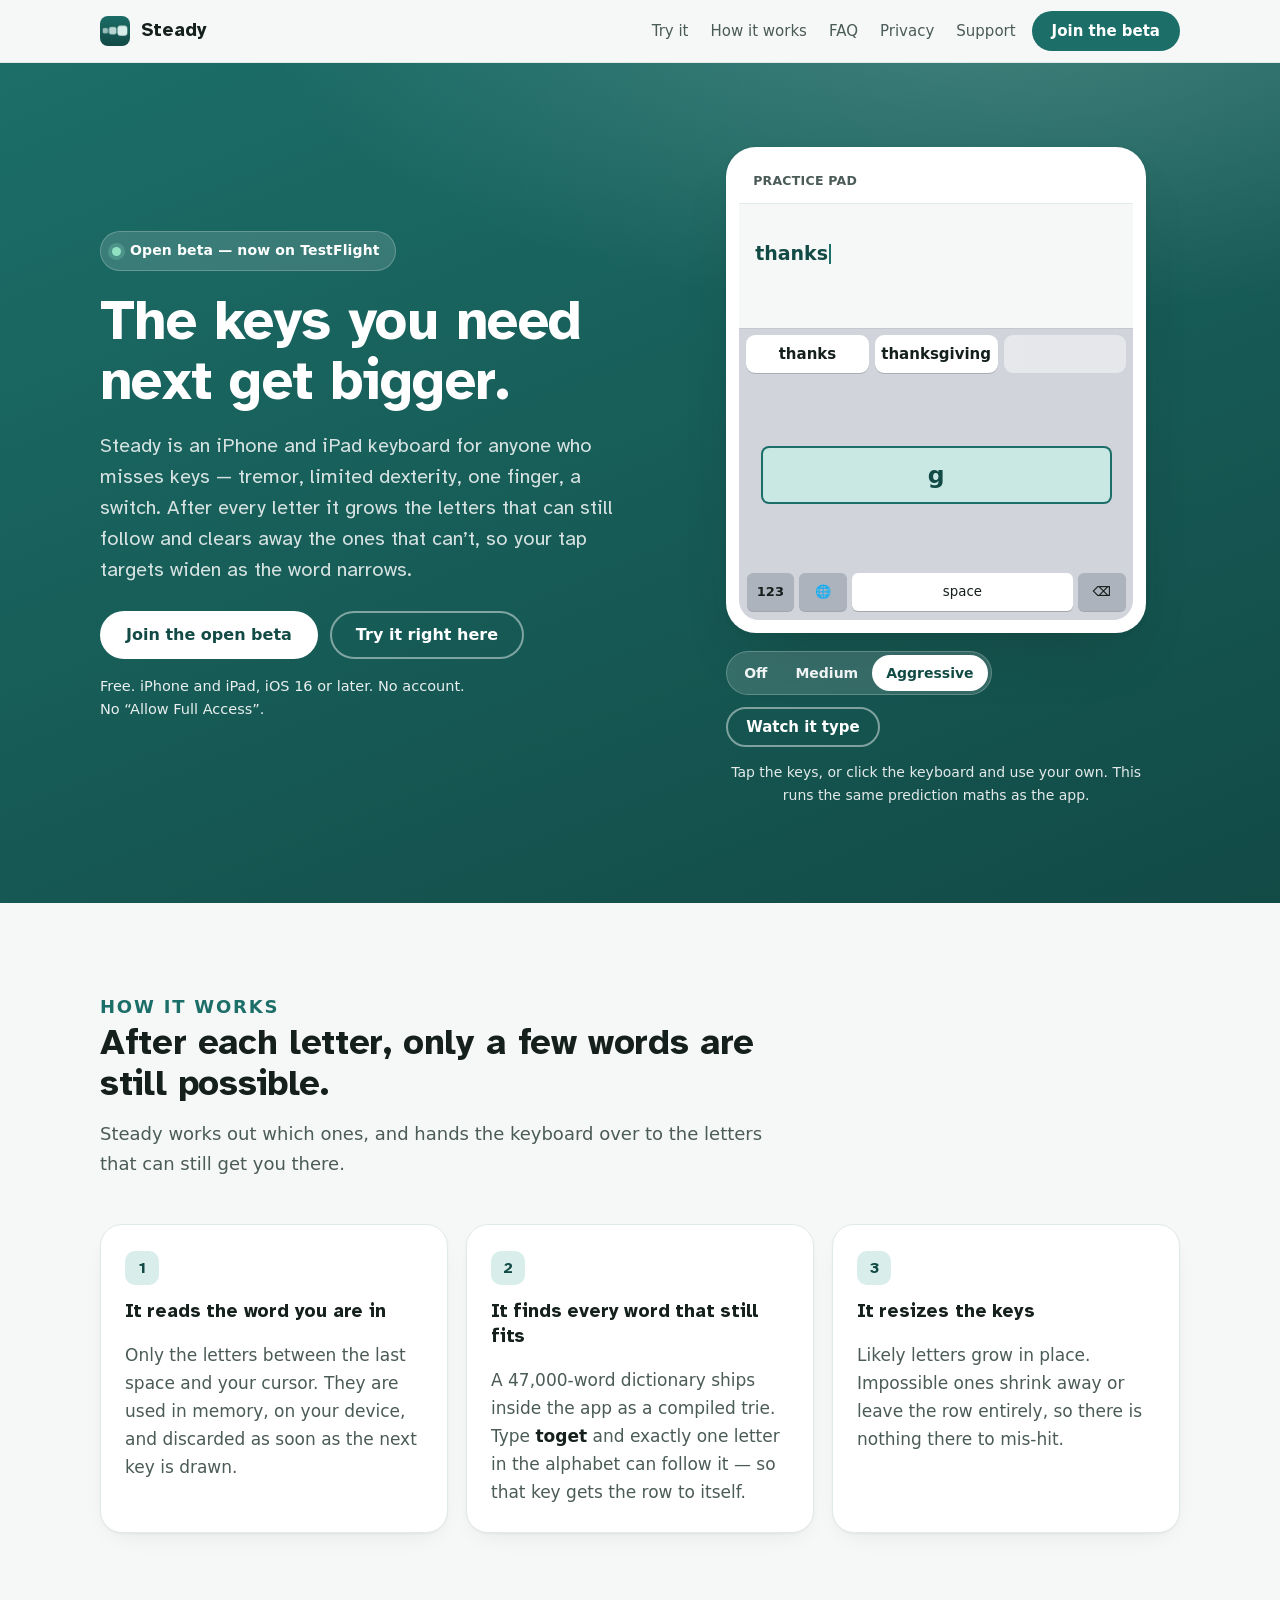
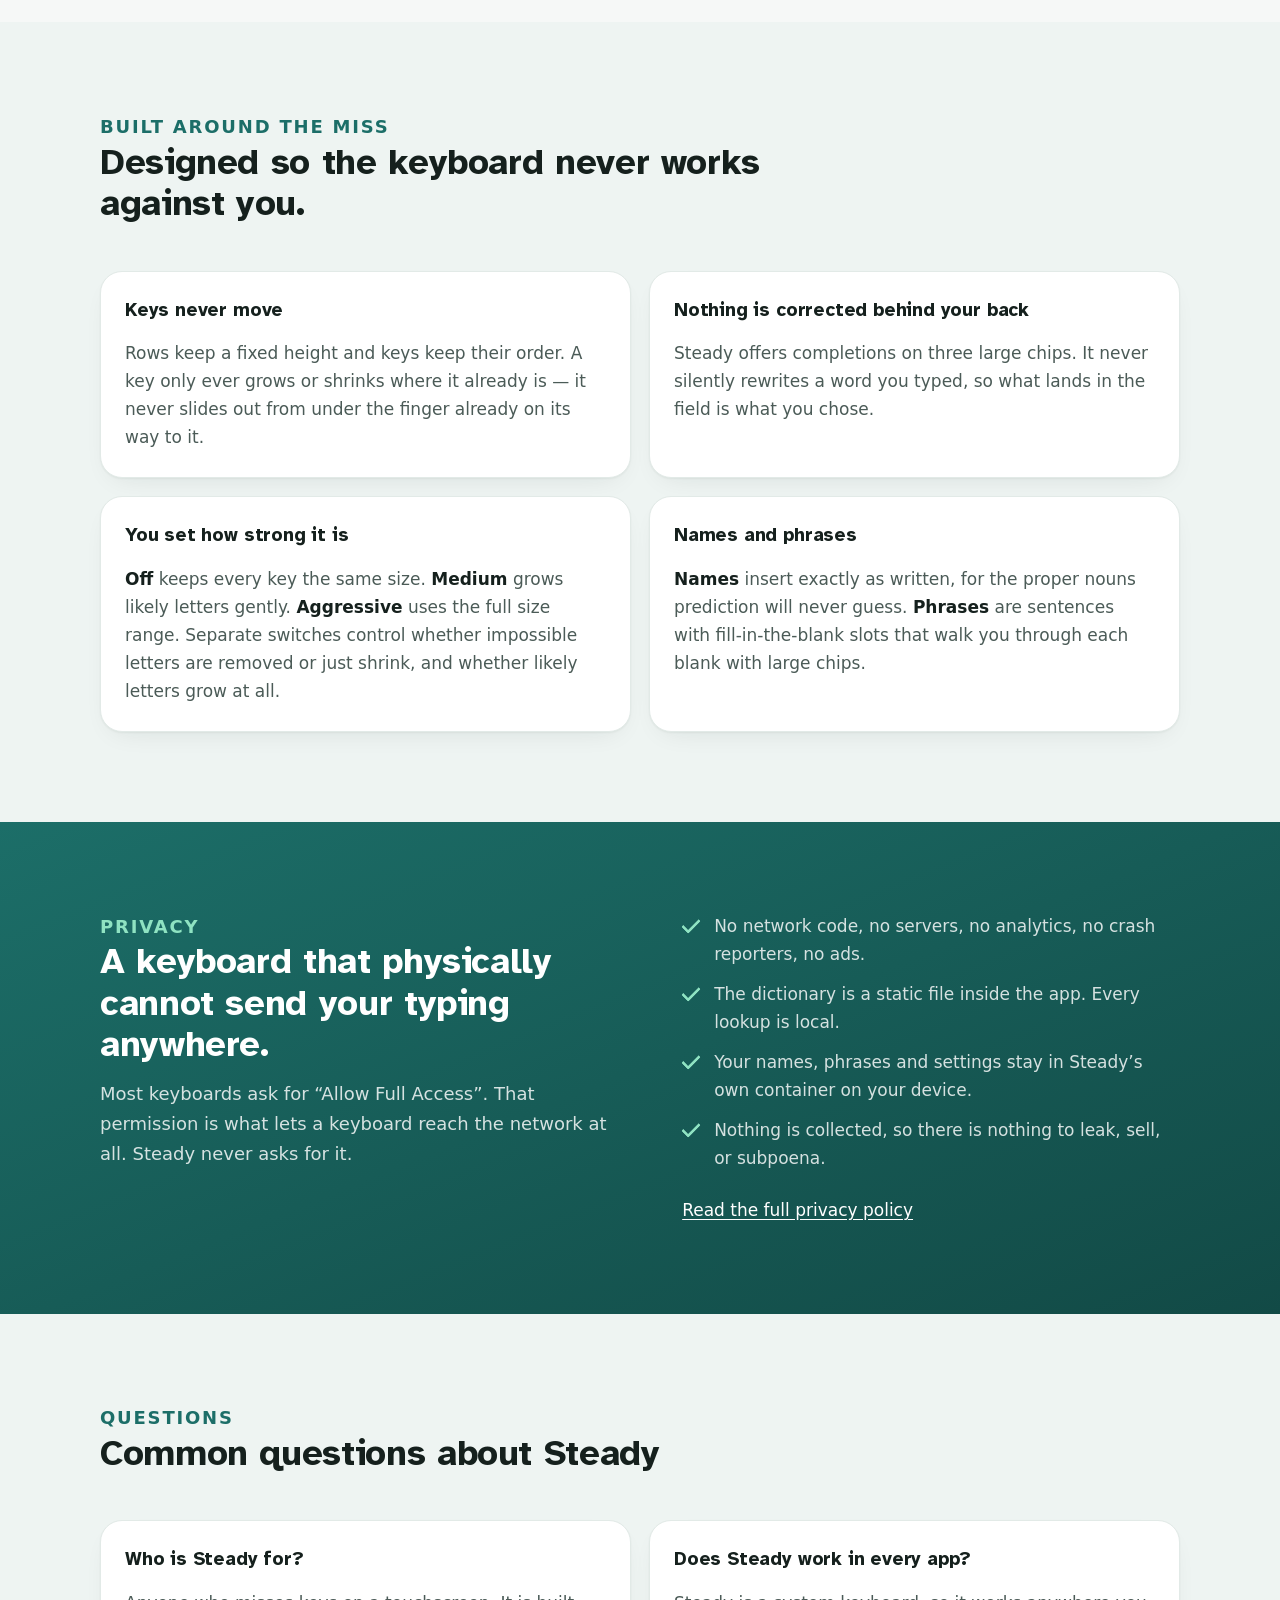
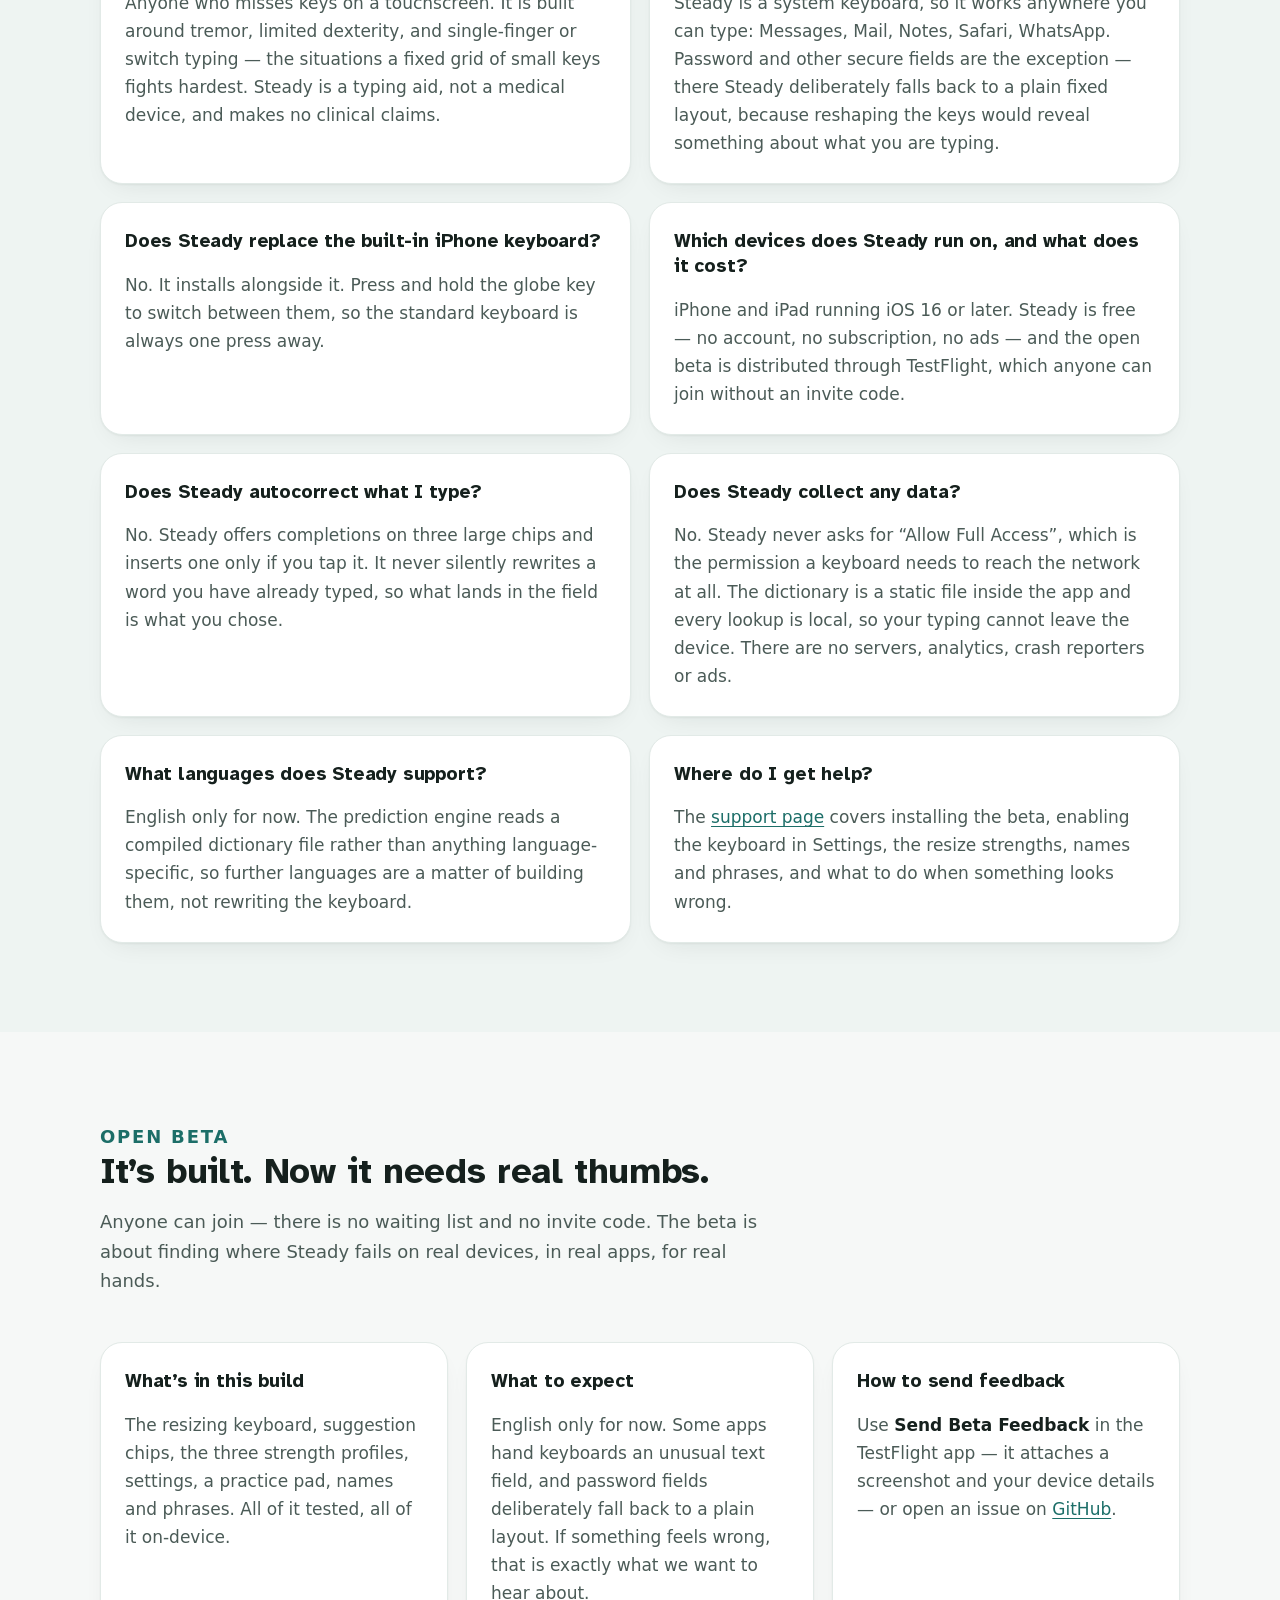
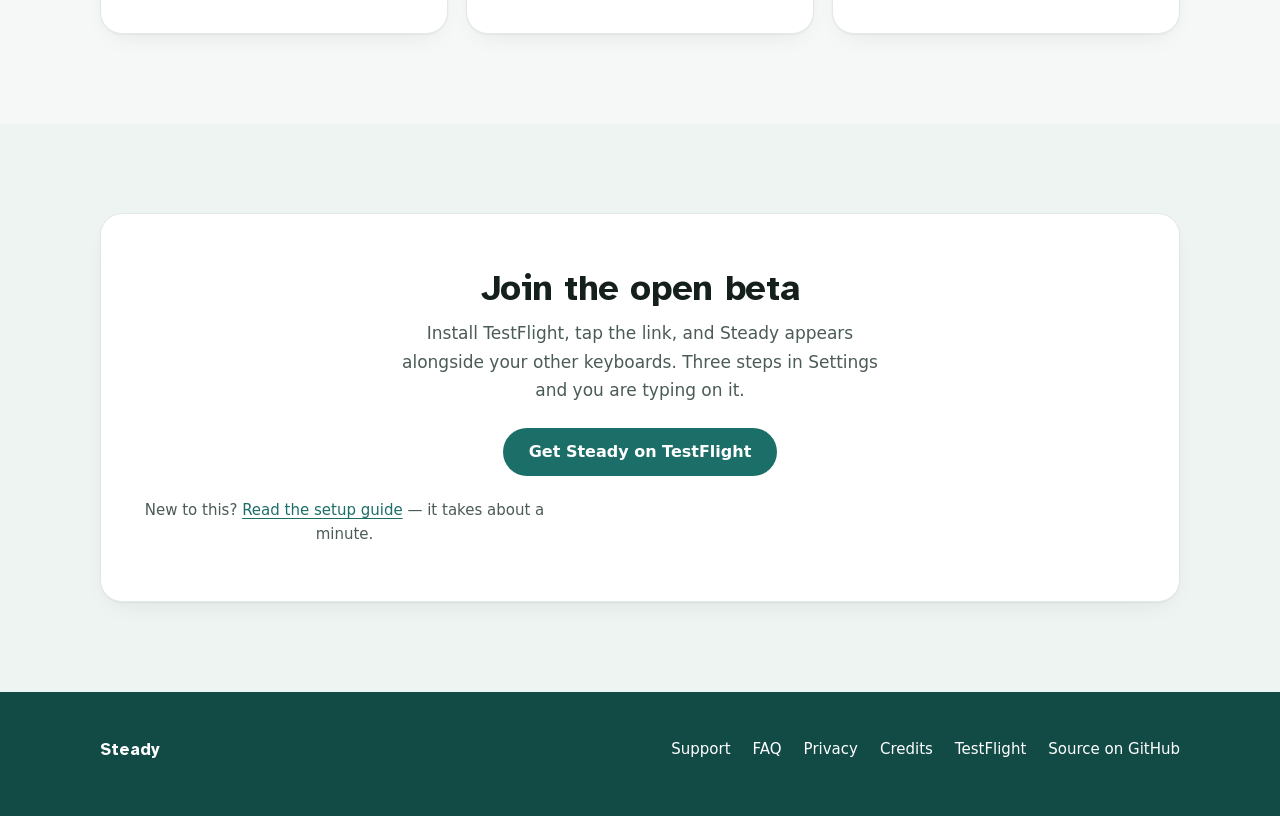
<file: docs/index.html>
<!doctype html>
<html lang="en">
<head>
<meta charset="utf-8">
<meta name="viewport" content="width=device-width, initial-scale=1">
<title>Steady — an accessible iPhone keyboard that resizes its keys</title>
<meta name="description" content="A free iPhone and iPad keyboard for people who miss keys — tremor, limited dexterity, one finger. After every letter, the keys that can still follow get bigger.">
<link rel="canonical" href="https://steadykeyboard.com/">
<meta name="robots" content="index, follow, max-image-preview:large, max-snippet:-1">
<link rel="stylesheet" href="styles.css">
<link rel="preload" href="fonts/atkinson-hyperlegible-700.woff2" as="font" type="font/woff2" crossorigin>
<link rel="preload" href="fonts/atkinson-hyperlegible-400.woff2" as="font" type="font/woff2" crossorigin>
<link rel="icon" href="icon.png" type="image/png">
<link rel="apple-touch-icon" href="icon-180.png">
<meta name="theme-color" content="#1C6E68">

<meta property="og:type" content="website">
<meta property="og:site_name" content="Steady">
<meta property="og:locale" content="en_GB">
<meta property="og:title" content="Steady — an accessible iPhone keyboard that resizes its keys">
<meta property="og:description" content="An iPhone and iPad keyboard for people who miss keys. The letters that can come next get bigger. Free, on-device, now in open beta.">
<meta property="og:url" content="https://steadykeyboard.com/">
<meta property="og:image" content="https://steadykeyboard.com/social-card.png">
<meta property="og:image:width" content="1200">
<meta property="og:image:height" content="630">
<meta property="og:image:alt" content="Three iPhones showing Steady typing in Messages, filling in a phrase, and inserting a saved name.">
<meta name="twitter:card" content="summary_large_image">
<meta name="twitter:title" content="Steady — an accessible iPhone keyboard that resizes its keys">
<meta name="twitter:description" content="An iPhone and iPad keyboard for people who miss keys. The letters that can come next get bigger. Free, on-device, now in open beta.">
<meta name="twitter:image" content="https://steadykeyboard.com/social-card.png">
<meta name="twitter:image:alt" content="Three iPhones showing Steady typing in Messages, filling in a phrase, and inserting a saved name.">

<script type="application/ld+json">
{
  "@context": "https://schema.org",
  "@graph": [
    {
      "@type": "WebSite",
      "@id": "https://steadykeyboard.com/#website",
      "url": "https://steadykeyboard.com/",
      "name": "Steady",
      "description": "An accessible iPhone and iPad keyboard that enlarges the keys that can come next.",
      "inLanguage": "en",
      "publisher": { "@id": "https://steadykeyboard.com/#publisher" }
    },
    {
      "@type": "Organization",
      "@id": "https://steadykeyboard.com/#publisher",
      "name": "Steady",
      "url": "https://steadykeyboard.com/",
      "logo": "https://steadykeyboard.com/icon.png",
      "sameAs": ["https://github.com/GabrielAboyDev/steady"]
    },
    {
      "@type": "MobileApplication",
      "@id": "https://steadykeyboard.com/#app",
      "name": "Steady",
      "alternateName": "Steady Keyboard",
      "url": "https://steadykeyboard.com/",
      "description": "Steady is an iPhone and iPad keyboard for people who miss keys. After every letter it enlarges the letters that can still follow and removes the ones that cannot, so tap targets widen as the word narrows. Everything runs on the device.",
      "applicationCategory": "UtilitiesApplication",
      "applicationSubCategory": "Keyboard",
      "operatingSystem": "iOS 16.0 or later",
      "installUrl": "https://testflight.apple.com/join/VVBRJSdn",
      "softwareHelp": "https://steadykeyboard.com/support.html",
      "privacyPolicy": "https://steadykeyboard.com/privacy.html",
      "inLanguage": "en",
      "isAccessibleForFree": true,
      "accessibilityFeature": ["largeTouchTarget", "highContrastDisplay", "predictiveText"],
      "accessibilityHazard": "none",
      "accessibilityAPI": "ARIA",
      "featureList": [
        "Keys that can come next grow; keys that cannot shrink or leave the row",
        "Three resize strengths: off, medium and aggressive",
        "Three large word-completion chips, never a silent autocorrect",
        "Saved names that insert exactly as written",
        "Phrases with fill-in-the-blank slots",
        "No network access and no \u201cAllow Full Access\u201d permission"
      ],
      "offers": {
        "@type": "Offer",
        "price": "0",
        "priceCurrency": "USD",
        "availability": "https://schema.org/InStock",
        "url": "https://testflight.apple.com/join/VVBRJSdn"
      },
      "publisher": { "@id": "https://steadykeyboard.com/#publisher" }
    },
    {
      "@type": "FAQPage",
      "@id": "https://steadykeyboard.com/#faq",
      "mainEntity": [
        {
          "@type": "Question",
          "name": "Who is Steady for?",
          "acceptedAnswer": {
            "@type": "Answer",
            "text": "Anyone who misses keys on a touchscreen. It is built around tremor, limited dexterity, and single-finger or switch typing \u2014 the situations a fixed grid of small keys fights hardest. Steady is a typing aid, not a medical device, and makes no clinical claims."
          }
        },
        {
          "@type": "Question",
          "name": "Does Steady work in every app?",
          "acceptedAnswer": {
            "@type": "Answer",
            "text": "Steady is a system keyboard, so it works anywhere you can type: Messages, Mail, Notes, Safari, WhatsApp. Password and other secure fields are the exception \u2014 there Steady deliberately falls back to a plain fixed layout, because reshaping the keys would reveal something about what you are typing."
          }
        },
        {
          "@type": "Question",
          "name": "Does Steady replace the built-in iPhone keyboard?",
          "acceptedAnswer": {
            "@type": "Answer",
            "text": "No. It installs alongside it. Press and hold the globe key to switch between them, so the standard keyboard is always one press away."
          }
        },
        {
          "@type": "Question",
          "name": "Which devices does Steady run on, and what does it cost?",
          "acceptedAnswer": {
            "@type": "Answer",
            "text": "iPhone and iPad running iOS 16 or later. Steady is free \u2014 no account, no subscription, no ads \u2014 and the open beta is distributed through TestFlight, which anyone can join without an invite code."
          }
        },
        {
          "@type": "Question",
          "name": "Does Steady autocorrect what I type?",
          "acceptedAnswer": {
            "@type": "Answer",
            "text": "No. Steady offers completions on three large chips and inserts one only if you tap it. It never silently rewrites a word you have already typed, so what lands in the field is what you chose."
          }
        },
        {
          "@type": "Question",
          "name": "Does Steady collect any data?",
          "acceptedAnswer": {
            "@type": "Answer",
            "text": "No. Steady never asks for \u201cAllow Full Access\u201d, which is the permission a keyboard needs to reach the network at all. The dictionary is a static file inside the app and every lookup is local, so your typing cannot leave the device. There are no servers, analytics, crash reporters or ads."
          }
        },
        {
          "@type": "Question",
          "name": "What languages does Steady support?",
          "acceptedAnswer": {
            "@type": "Answer",
            "text": "English only for now. The prediction engine reads a compiled dictionary file rather than anything language-specific, so further languages are a matter of building them, not rewriting the keyboard."
          }
        },
        {
          "@type": "Question",
          "name": "Where do I get help?",
          "acceptedAnswer": {
            "@type": "Answer",
            "text": "The support page at https://steadykeyboard.com/support.html covers installing the beta, enabling the keyboard in Settings, the resize strengths, names and phrases, and what to do when something looks wrong."
          }
        }
      ]
    }
  ]
}
</script>
</head>
<body>
<a class="skip" href="#main">Skip to content</a>

<header class="topbar">
  <div class="wrap">
    <a class="brand" href="/">
      <img src="icon.png" alt="" width="30" height="30">
      Steady
    </a>
    <nav class="navlinks" aria-label="Site">
      <a href="#demo">Try it</a>
      <a href="#how">How it works</a>
      <a href="#faq">FAQ</a>
      <a href="#privacy">Privacy</a>
      <a href="support.html">Support</a>
    </nav>
    <a class="btn btn-primary btn-sm" href="https://testflight.apple.com/join/VVBRJSdn">Join the beta</a>
  </div>
</header>

<main id="main">

<section class="hero on-dark">
  <div class="wrap hero-grid">
    <div>
      <p class="badge"><span class="dot" aria-hidden="true"></span> Open beta — now on TestFlight</p>
      <h1>The keys you need next get bigger.</h1>
      <p class="lede">Steady is an iPhone and iPad keyboard for anyone who misses keys —
      tremor, limited dexterity, one finger, a switch. After every letter it grows the
      letters that can still follow and clears away the ones that can’t, so your tap
      targets widen as the word narrows.</p>
      <div class="cta-row">
        <a class="btn btn-primary" href="https://testflight.apple.com/join/VVBRJSdn">Join the open beta</a>
        <a class="btn btn-ghost" href="#demo">Try it right here</a>
      </div>
      <p class="fineprint">
        <span>Free.</span> <span>iPhone and iPad, iOS 16 or later.</span>
        <span>No account.</span> <span>No “Allow Full Access”.</span>
      </p>
    </div>

    <div id="demo" class="demo-wrap" data-loading tabindex="0" role="group"
         aria-label="Interactive demo keyboard. Type letters to watch the keys resize.">
      <div class="device">
        <div class="screen">
          <div class="screen-bar">Practice pad</div>
          <p class="field" data-field role="status" aria-live="polite" aria-atomic="true"></p>
          <div class="chips" data-chips role="group" aria-label="Word suggestions"></div>
          <div class="tray" data-tray role="group" aria-label="Keyboard"></div>
        </div>
      </div>
      <div class="demo-foot">
        <div class="seg" data-seg role="group" aria-label="Resize strength">
          <button type="button" data-profile="off" aria-pressed="false">Off</button>
          <button type="button" data-profile="medium" aria-pressed="false">Medium</button>
          <button type="button" data-profile="aggressive" aria-pressed="true">Aggressive</button>
        </div>
        <button type="button" class="btn btn-ghost btn-sm" data-play aria-pressed="false">Watch it type</button>
      </div>
      <noscript><p class="nojs-note">The live keyboard needs JavaScript. Everything it shows, the app does on your device without a network.</p></noscript>
      <p class="demo-hint">Tap the keys, or click the keyboard and use your own.
      This runs the same prediction maths as the app.</p>
    </div>
  </div>
</section>

<section id="how">
  <div class="wrap">
    <div class="section-head">
      <p class="eyebrow">How it works</p>
      <h2>After each letter, only a few words are still possible.</h2>
      <p>Steady works out which ones, and hands the keyboard over to the letters that
      can still get you there.</p>
    </div>
    <div class="cards">
      <div class="card">
        <span class="step-no" aria-hidden="true">1</span>
        <h3>It reads the word you are in</h3>
        <p>Only the letters between the last space and your cursor. They are used in
        memory, on your device, and discarded as soon as the next key is drawn.</p>
      </div>
      <div class="card">
        <span class="step-no" aria-hidden="true">2</span>
        <h3>It finds every word that still fits</h3>
        <p>A 47,000-word dictionary ships inside the app as a compiled trie. Type
        <strong>toget</strong> and exactly one letter in the alphabet can follow it —
        so that key gets the row to itself.</p>
      </div>
      <div class="card">
        <span class="step-no" aria-hidden="true">3</span>
        <h3>It resizes the keys</h3>
        <p>Likely letters grow in place. Impossible ones shrink away or leave the row
        entirely, so there is nothing there to mis-hit.</p>
      </div>
    </div>
  </div>
</section>

<section class="alt">
  <div class="wrap">
    <div class="section-head">
      <p class="eyebrow">Built around the miss</p>
      <h2>Designed so the keyboard never works against you.</h2>
    </div>
    <div class="cards two">
      <div class="card">
        <h3>Keys never move</h3>
        <p>Rows keep a fixed height and keys keep their order. A key only ever grows
        or shrinks where it already is — it never slides out from under the finger
        already on its way to it.</p>
      </div>
      <div class="card">
        <h3>Nothing is corrected behind your back</h3>
        <p>Steady offers completions on three large chips. It never silently rewrites
        a word you typed, so what lands in the field is what you chose.</p>
      </div>
      <div class="card">
        <h3>You set how strong it is</h3>
        <p><strong>Off</strong> keeps every key the same size. <strong>Medium</strong>
        grows likely letters gently. <strong>Aggressive</strong> uses the full size
        range. Separate switches control whether impossible letters are removed or
        just shrink, and whether likely letters grow at all.</p>
      </div>
      <div class="card">
        <h3>Names and phrases</h3>
        <p><strong>Names</strong> insert exactly as written, for the proper nouns
        prediction will never guess. <strong>Phrases</strong> are sentences with
        fill-in-the-blank slots that walk you through each blank with large chips.</p>
      </div>
    </div>
  </div>
</section>

<section class="band" id="privacy">
  <div class="wrap split">
    <div class="section-head" style="margin-bottom:0">
      <p class="eyebrow" style="color:#8FE3C2">Privacy</p>
      <h2>A keyboard that physically cannot send your typing anywhere.</h2>
      <p>Most keyboards ask for “Allow Full Access”. That permission is what lets a
      keyboard reach the network at all. Steady never asks for it.</p>
    </div>
    <div>
      <ul class="ticks">
        <li>No network code, no servers, no analytics, no crash reporters, no ads.</li>
        <li>The dictionary is a static file inside the app. Every lookup is local.</li>
        <li>Your names, phrases and settings stay in Steady’s own container on your device.</li>
        <li>Nothing is collected, so there is nothing to leak, sell, or subpoena.</li>
      </ul>
      <p style="margin:24px 0 0"><a href="privacy.html">Read the full privacy policy</a></p>
    </div>
  </div>
</section>

<section class="alt" id="faq">
  <div class="wrap">
    <div class="section-head">
      <p class="eyebrow">Questions</p>
      <h2>Common questions about Steady</h2>
    </div>
    <div class="cards two">
      <div class="card">
        <h3>Who is Steady for?</h3>
        <p>Anyone who misses keys on a touchscreen. It is built around tremor, limited
        dexterity, and single-finger or switch typing — the situations a fixed grid of
        small keys fights hardest. Steady is a typing aid, not a medical device, and makes
        no clinical claims.</p>
      </div>
      <div class="card">
        <h3>Does Steady work in every app?</h3>
        <p>Steady is a system keyboard, so it works anywhere you can type: Messages, Mail,
        Notes, Safari, WhatsApp. Password and other secure fields are the exception —
        there Steady deliberately falls back to a plain fixed layout, because reshaping the
        keys would reveal something about what you are typing.</p>
      </div>
      <div class="card">
        <h3>Does Steady replace the built-in iPhone keyboard?</h3>
        <p>No. It installs alongside it. Press and hold the globe key to switch between
        them, so the standard keyboard is always one press away.</p>
      </div>
      <div class="card">
        <h3>Which devices does Steady run on, and what does it cost?</h3>
        <p>iPhone and iPad running iOS 16 or later. Steady is free — no account, no
        subscription, no ads — and the open beta is distributed through TestFlight,
        which anyone can join without an invite code.</p>
      </div>
      <div class="card">
        <h3>Does Steady autocorrect what I type?</h3>
        <p>No. Steady offers completions on three large chips and inserts one only if you
        tap it. It never silently rewrites a word you have already typed, so what lands in
        the field is what you chose.</p>
      </div>
      <div class="card">
        <h3>Does Steady collect any data?</h3>
        <p>No. Steady never asks for “Allow Full Access”, which is the permission
        a keyboard needs to reach the network at all. The dictionary is a static file inside
        the app and every lookup is local, so your typing cannot leave the device. There are
        no servers, analytics, crash reporters or ads.</p>
      </div>
      <div class="card">
        <h3>What languages does Steady support?</h3>
        <p>English only for now. The prediction engine reads a compiled dictionary file
        rather than anything language-specific, so further languages are a matter of
        building them, not rewriting the keyboard.</p>
      </div>
      <div class="card">
        <h3>Where do I get help?</h3>
        <p>The <a href="support.html">support page</a> covers installing the beta, enabling
        the keyboard in Settings, the resize strengths, names and phrases, and what to do
        when something looks wrong.</p>
      </div>
    </div>
  </div>
</section>

<section id="beta">
  <div class="wrap">
    <div class="section-head">
      <p class="eyebrow">Open beta</p>
      <h2>It’s built. Now it needs real thumbs.</h2>
      <p>Anyone can join — there is no waiting list and no invite code. The beta is
      about finding where Steady fails on real devices, in real apps, for real hands.</p>
    </div>
    <div class="cards">
      <div class="card">
        <h3>What’s in this build</h3>
        <p>The resizing keyboard, suggestion chips, the three strength profiles,
        settings, a practice pad, names and phrases. All of it tested, all of it
        on-device.</p>
      </div>
      <div class="card">
        <h3>What to expect</h3>
        <p>English only for now. Some apps hand keyboards an unusual text field, and
        password fields deliberately fall back to a plain layout. If something feels
        wrong, that is exactly what we want to hear about.</p>
      </div>
      <div class="card">
        <h3>How to send feedback</h3>
        <p>Use <strong>Send Beta Feedback</strong> in the TestFlight app — it attaches
        a screenshot and your device details — or open an issue on
        <a href="https://github.com/GabrielAboyDev/steady/issues">GitHub</a>.</p>
      </div>
    </div>
  </div>
</section>

<section class="alt">
  <div class="wrap">
    <div class="cta-block">
      <h2>Join the open beta</h2>
      <p>Install TestFlight, tap the link, and Steady appears alongside your other
      keyboards. Three steps in Settings and you are typing on it.</p>
      <a class="btn btn-primary" href="https://testflight.apple.com/join/VVBRJSdn">Get Steady on TestFlight</a>
      <p style="margin:22px 0 0;font-size:15px">
        New to this? <a href="support.html">Read the setup guide</a> — it takes about a minute.
      </p>
    </div>
  </div>
</section>

</main>

<footer class="site-footer">
  <div class="wrap">
    <span class="brand">Steady</span>
    <nav class="footer-links" aria-label="Footer">
      <a href="support.html">Support</a>
      <a href="/#faq">FAQ</a>
      <a href="privacy.html">Privacy</a>
      <a href="support.html#credits">Credits</a>
      <a href="https://testflight.apple.com/join/VVBRJSdn">TestFlight</a>
      <a href="https://github.com/GabrielAboyDev/steady">Source on GitHub</a>
    </nav>
  </div>
</footer>

<script src="keyboard-demo.js" defer></script>
</body>
</html>
</file>
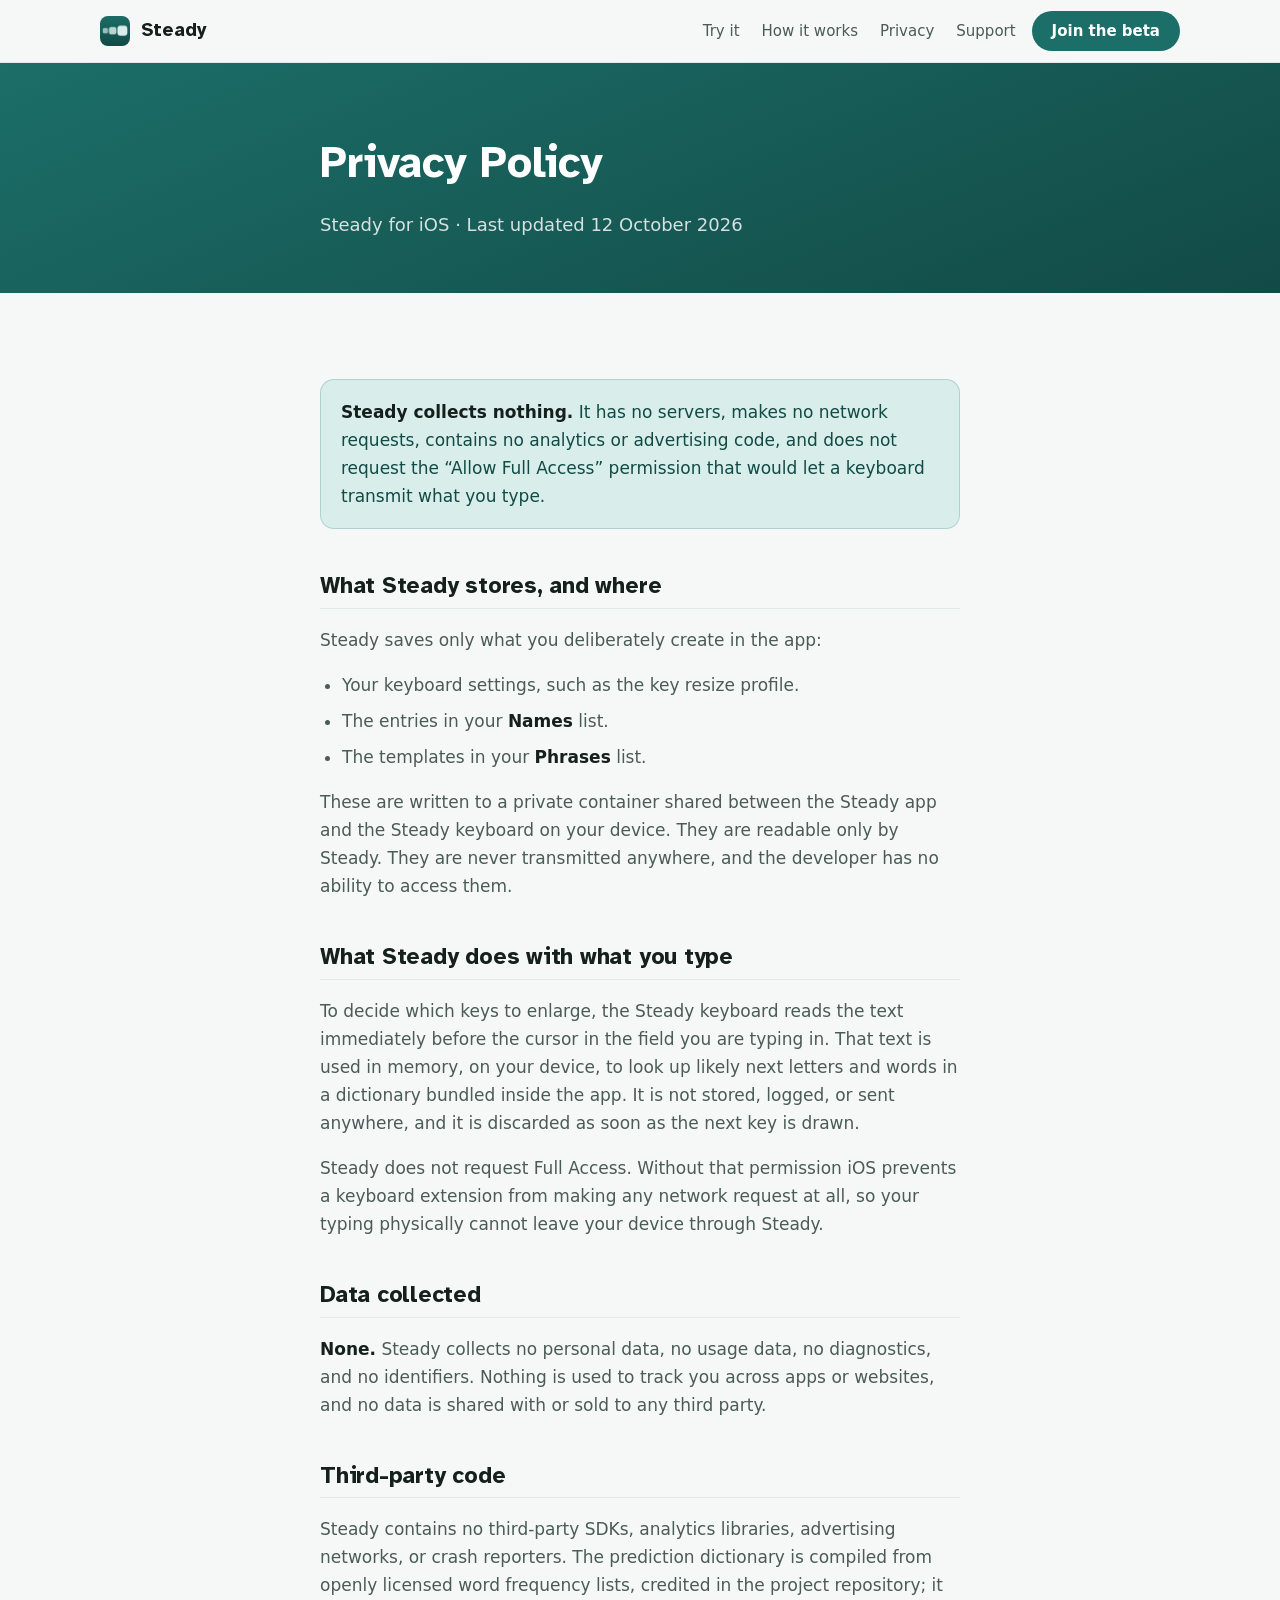
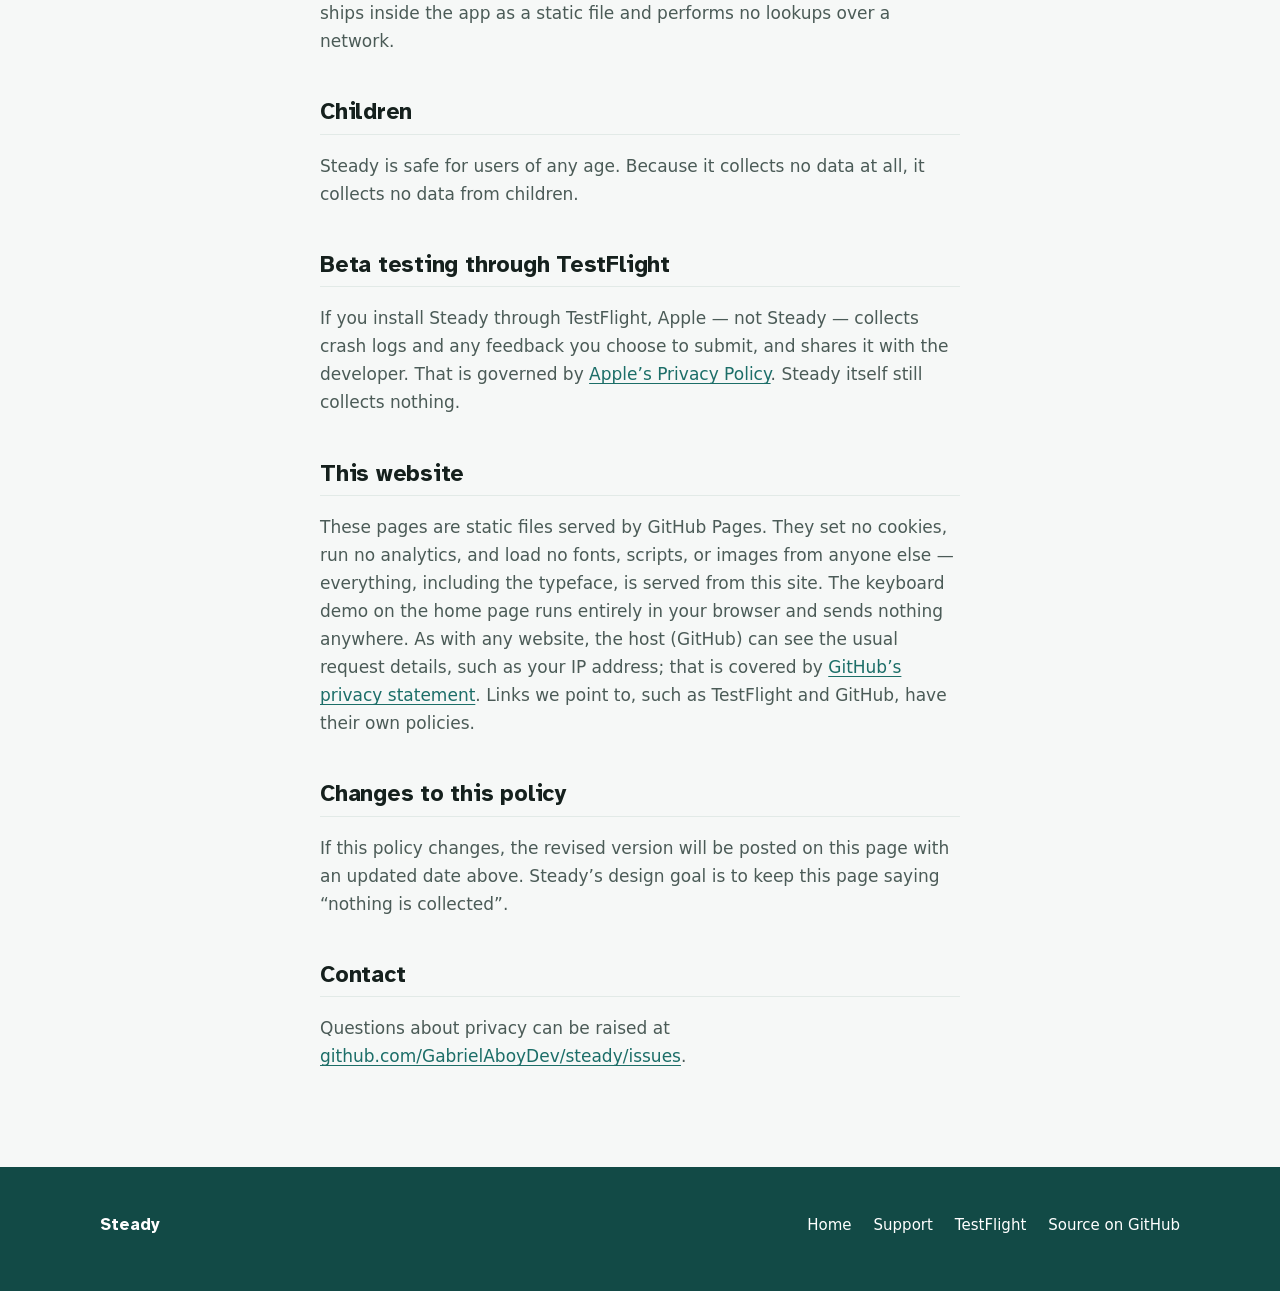
<file: docs/privacy.html>
<!doctype html>
<html lang="en">
<head>
<meta charset="utf-8">
<meta name="viewport" content="width=device-width, initial-scale=1">
<title>Steady Privacy Policy — nothing collected, no network access</title>
<meta name="description" content="Steady's privacy policy. The keyboard collects no data, makes no network calls, and never asks for “Allow Full Access”.">
<link rel="canonical" href="https://steadykeyboard.com/privacy.html">
<meta name="robots" content="index, follow, max-image-preview:large, max-snippet:-1">
<link rel="stylesheet" href="styles.css">
<link rel="preload" href="fonts/atkinson-hyperlegible-700.woff2" as="font" type="font/woff2" crossorigin>
<link rel="preload" href="fonts/atkinson-hyperlegible-400.woff2" as="font" type="font/woff2" crossorigin>
<link rel="icon" href="icon.png" type="image/png">
<link rel="apple-touch-icon" href="icon-180.png">
<meta name="theme-color" content="#1C6E68">

<meta property="og:type" content="website">
<meta property="og:site_name" content="Steady">
<meta property="og:locale" content="en_GB">
<meta property="og:title" content="Steady Privacy Policy — nothing collected, no network access">
<meta property="og:description" content="Steady's privacy policy. The keyboard collects no data, makes no network calls, and never asks for “Allow Full Access”.">
<meta property="og:url" content="https://steadykeyboard.com/privacy.html">
<meta property="og:image" content="https://steadykeyboard.com/social-card.png">
<meta property="og:image:width" content="1200">
<meta property="og:image:height" content="630">
<meta property="og:image:alt" content="Three iPhones showing Steady typing in Messages, filling in a phrase, and inserting a saved name.">
<meta name="twitter:card" content="summary_large_image">
<meta name="twitter:title" content="Steady Privacy Policy — nothing collected, no network access">
<meta name="twitter:description" content="Steady's privacy policy. The keyboard collects no data, makes no network calls, and never asks for “Allow Full Access”.">
<meta name="twitter:image" content="https://steadykeyboard.com/social-card.png">

<script type="application/ld+json">
{
  "@context": "https://schema.org",
  "@type": "BreadcrumbList",
  "itemListElement": [
    { "@type": "ListItem", "position": 1, "name": "Steady", "item": "https://steadykeyboard.com/" },
    { "@type": "ListItem", "position": 2, "name": "Privacy Policy", "item": "https://steadykeyboard.com/privacy.html" }
  ]
}
</script>
</head>
<body>
<a class="skip" href="#main">Skip to content</a>

<header class="topbar">
  <div class="wrap">
    <a class="brand" href="/">
      <img src="icon.png" alt="" width="30" height="30">
      Steady
    </a>
    <nav class="navlinks" aria-label="Site">
      <a href="/#demo">Try it</a>
      <a href="/#how">How it works</a>
      <a href="privacy.html" aria-current="page">Privacy</a>
      <a href="support.html">Support</a>
    </nav>
    <a class="btn btn-primary btn-sm" href="https://testflight.apple.com/join/VVBRJSdn">Join the beta</a>
  </div>
</header>

<div class="page-head">
  <div class="wrap prose">
    <h1>Privacy Policy</h1>
    <p>Steady for iOS · Last updated 12 October 2026</p>
  </div>
</div>

<main id="main" class="doc">
  <div class="wrap prose">

  <div class="note">
    <p><strong>Steady collects nothing.</strong> It has no servers, makes no network
    requests, contains no analytics or advertising code, and does not request the
    “Allow Full Access” permission that would let a keyboard transmit what you type.</p>
  </div>

  <h2>What Steady stores, and where</h2>
  <p>Steady saves only what you deliberately create in the app:</p>
  <ul>
    <li>Your keyboard settings, such as the key resize profile.</li>
    <li>The entries in your <strong>Names</strong> list.</li>
    <li>The templates in your <strong>Phrases</strong> list.</li>
  </ul>
  <p>These are written to a private container shared between the Steady app and the
  Steady keyboard on your device. They are readable only by Steady. They are never
  transmitted anywhere, and the developer has no ability to access them.</p>

  <h2>What Steady does with what you type</h2>
  <p>To decide which keys to enlarge, the Steady keyboard reads the text immediately
  before the cursor in the field you are typing in. That text is used in memory, on
  your device, to look up likely next letters and words in a dictionary bundled
  inside the app. It is not stored, logged, or sent anywhere, and it is discarded as
  soon as the next key is drawn.</p>
  <p>Steady does not request Full Access. Without that permission iOS prevents a
  keyboard extension from making any network request at all, so your typing
  physically cannot leave your device through Steady.</p>

  <h2>Data collected</h2>
  <p><strong>None.</strong> Steady collects no personal data, no usage data, no
  diagnostics, and no identifiers. Nothing is used to track you across apps or
  websites, and no data is shared with or sold to any third party.</p>

  <h2>Third-party code</h2>
  <p>Steady contains no third-party SDKs, analytics libraries, advertising networks,
  or crash reporters. The prediction dictionary is compiled from openly licensed word
  frequency lists, credited in the project repository; it ships inside the app as a
  static file and performs no lookups over a network.</p>

  <h2>Children</h2>
  <p>Steady is safe for users of any age. Because it collects no data at all, it
  collects no data from children.</p>

  <h2>Beta testing through TestFlight</h2>
  <p>If you install Steady through TestFlight, Apple — not Steady — collects crash
  logs and any feedback you choose to submit, and shares it with the developer.
  That is governed by
  <a href="https://www.apple.com/legal/privacy/">Apple’s Privacy Policy</a>.
  Steady itself still collects nothing.</p>

  <h2>This website</h2>
  <p>These pages are static files served by GitHub Pages. They set no cookies, run no
  analytics, and load no fonts, scripts, or images from anyone else — everything,
  including the typeface, is served from this site. The keyboard demo on the home page
  runs entirely in your browser and sends nothing anywhere. As with any website, the
  host (GitHub) can see the usual request details, such as your IP address; that is
  covered by
  <a href="https://docs.github.com/en/site-policy/privacy-policies/github-general-privacy-statement">GitHub’s
  privacy statement</a>. Links we point to, such as TestFlight and GitHub, have their
  own policies.</p>

  <h2>Changes to this policy</h2>
  <p>If this policy changes, the revised version will be posted on this page with an
  updated date above. Steady’s design goal is to keep this page saying “nothing is
  collected”.</p>

  <h2>Contact</h2>
  <p>Questions about privacy can be raised at
  <a href="https://github.com/GabrielAboyDev/steady/issues">github.com/GabrielAboyDev/steady/issues</a>.</p>

  </div>
</main>

<footer class="site-footer">
  <div class="wrap">
    <span class="brand">Steady</span>
    <nav class="footer-links" aria-label="Footer">
      <a href="/">Home</a>
      <a href="support.html">Support</a>
      <a href="https://testflight.apple.com/join/VVBRJSdn">TestFlight</a>
      <a href="https://github.com/GabrielAboyDev/steady">Source on GitHub</a>
    </nav>
  </div>
</footer>
</body>
</html>
</file>
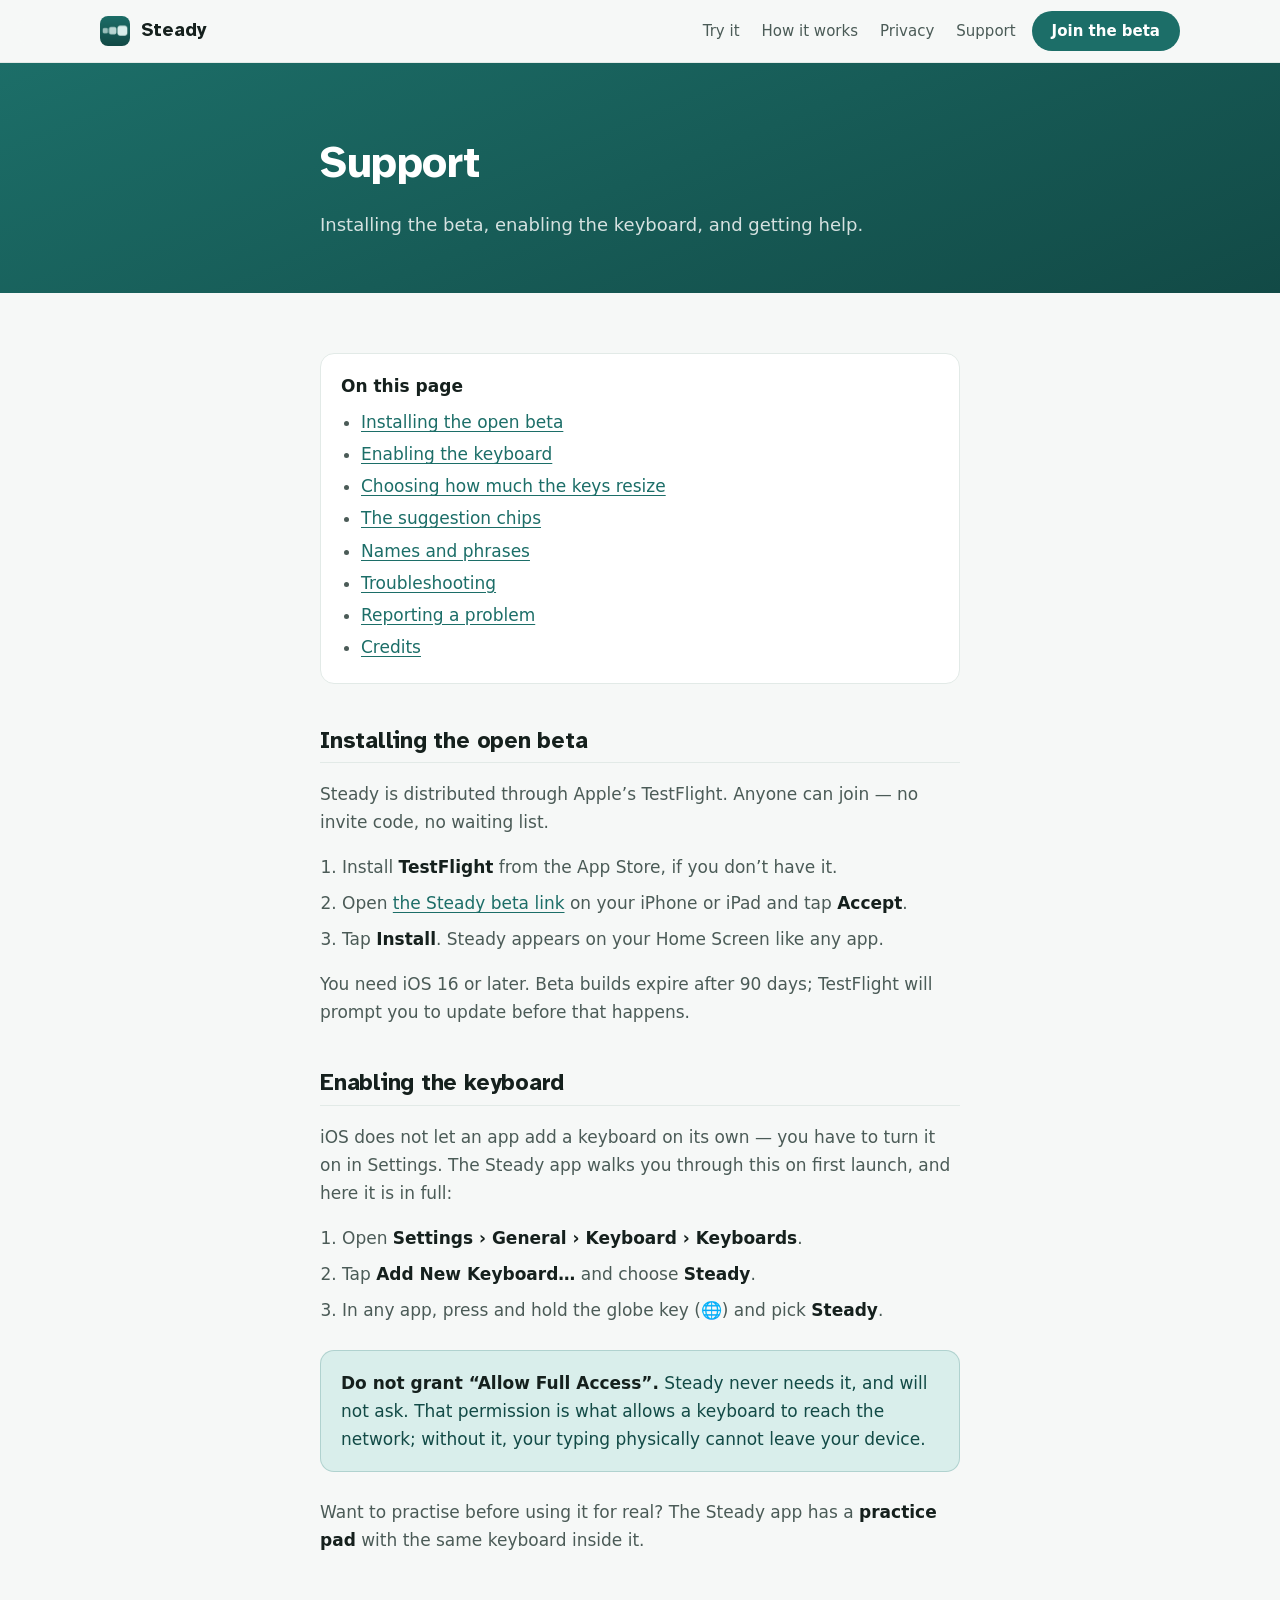
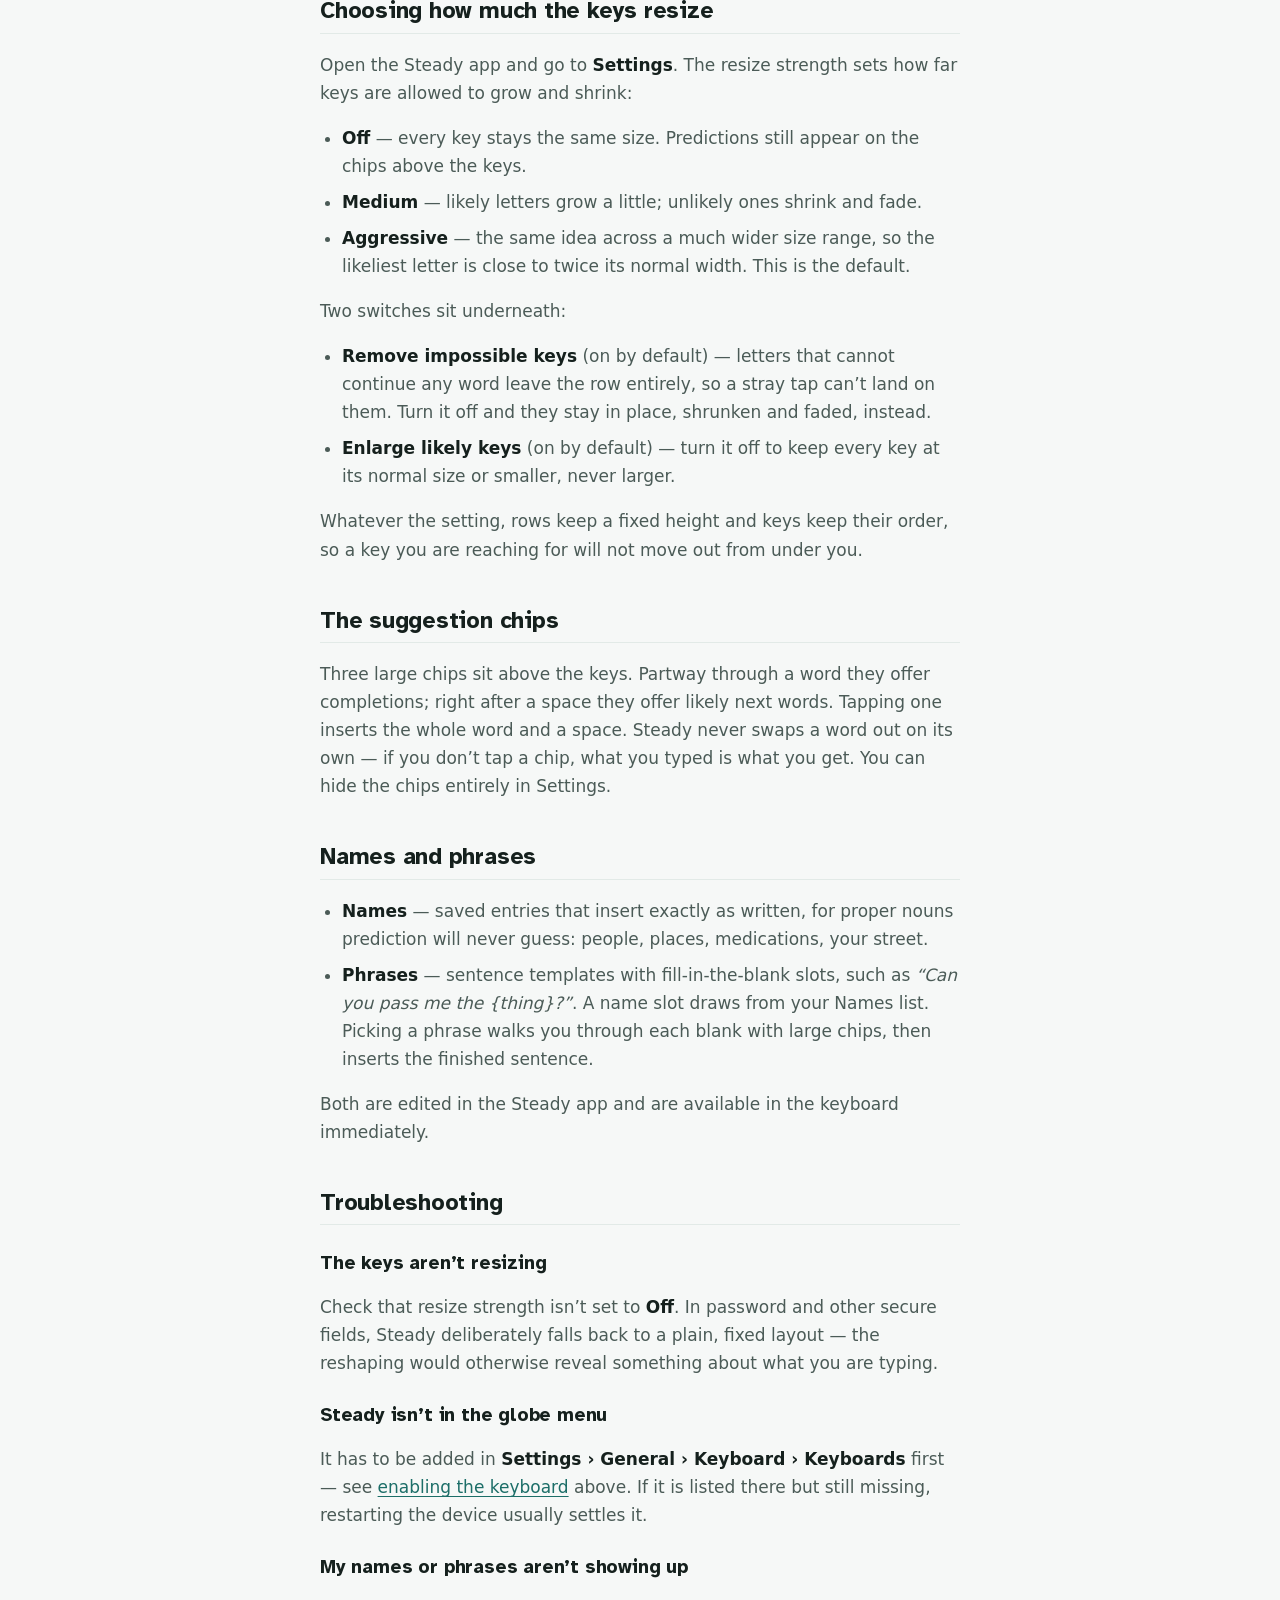
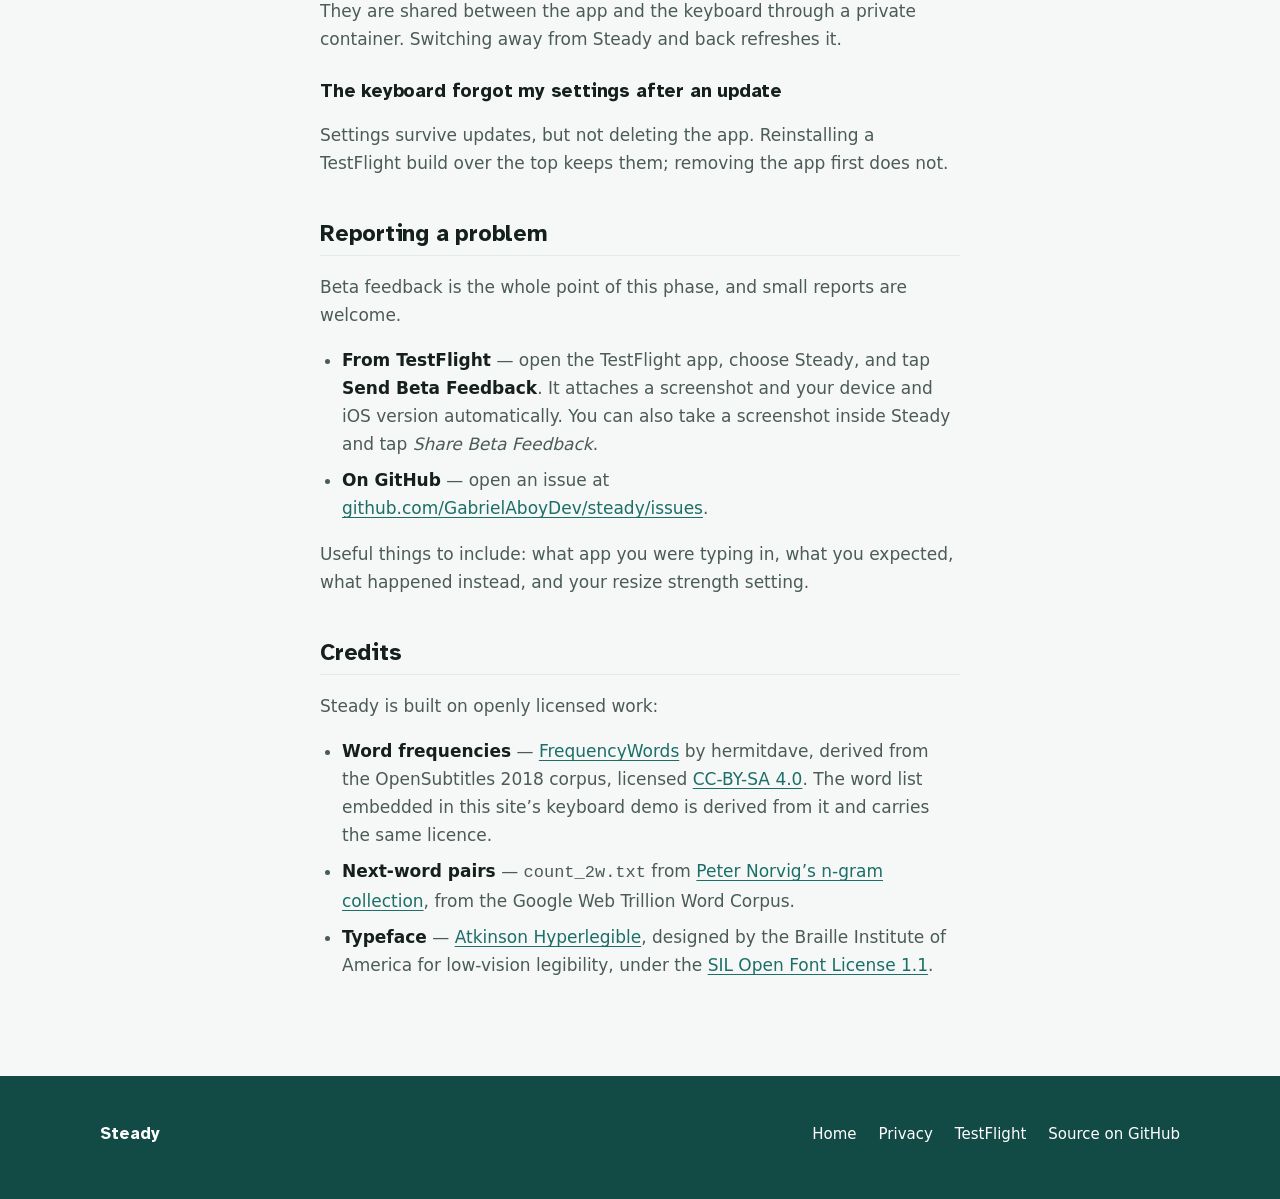
<file: docs/support.html>
<!doctype html>
<html lang="en">
<head>
<meta charset="utf-8">
<meta name="viewport" content="width=device-width, initial-scale=1">
<title>Steady Support — install the beta and enable the keyboard</title>
<meta name="description" content="How to install the Steady open beta, enable the keyboard in iOS Settings, choose how much the keys resize, use names and phrases, and report a problem.">
<link rel="canonical" href="https://steadykeyboard.com/support.html">
<meta name="robots" content="index, follow, max-image-preview:large, max-snippet:-1">
<link rel="stylesheet" href="styles.css">
<link rel="preload" href="fonts/atkinson-hyperlegible-700.woff2" as="font" type="font/woff2" crossorigin>
<link rel="preload" href="fonts/atkinson-hyperlegible-400.woff2" as="font" type="font/woff2" crossorigin>
<link rel="icon" href="icon.png" type="image/png">
<link rel="apple-touch-icon" href="icon-180.png">
<meta name="theme-color" content="#1C6E68">

<meta property="og:type" content="website">
<meta property="og:site_name" content="Steady">
<meta property="og:locale" content="en_GB">
<meta property="og:title" content="Steady Support — install the beta and enable the keyboard">
<meta property="og:description" content="How to install the Steady open beta, enable the keyboard in iOS Settings, choose how much the keys resize, use names and phrases, and report a problem.">
<meta property="og:url" content="https://steadykeyboard.com/support.html">
<meta property="og:image" content="https://steadykeyboard.com/social-card.png">
<meta property="og:image:width" content="1200">
<meta property="og:image:height" content="630">
<meta property="og:image:alt" content="Three iPhones showing Steady typing in Messages, filling in a phrase, and inserting a saved name.">
<meta name="twitter:card" content="summary_large_image">
<meta name="twitter:title" content="Steady Support — install the beta and enable the keyboard">
<meta name="twitter:description" content="How to install the Steady open beta, enable the keyboard in iOS Settings, choose how much the keys resize, use names and phrases, and report a problem.">
<meta name="twitter:image" content="https://steadykeyboard.com/social-card.png">

<script type="application/ld+json">
{
  "@context": "https://schema.org",
  "@type": "BreadcrumbList",
  "itemListElement": [
    { "@type": "ListItem", "position": 1, "name": "Steady", "item": "https://steadykeyboard.com/" },
    { "@type": "ListItem", "position": 2, "name": "Support", "item": "https://steadykeyboard.com/support.html" }
  ]
}
</script>

<script type="application/ld+json">
{
  "@context": "https://schema.org",
  "@type": "HowTo",
  "name": "Enable the Steady keyboard on iPhone or iPad",
  "description": "iOS does not let an app add a keyboard on its own. These three steps turn Steady on.",
  "totalTime": "PT1M",
  "step": [
    { "@type": "HowToStep", "name": "Open the keyboard settings", "text": "Open Settings \u203a General \u203a Keyboard \u203a Keyboards.", "url": "https://steadykeyboard.com/support.html#enable" },
    { "@type": "HowToStep", "name": "Add Steady", "text": "Tap Add New Keyboard\u2026 and choose Steady.", "url": "https://steadykeyboard.com/support.html#enable" },
    { "@type": "HowToStep", "name": "Switch to it", "text": "In any app, press and hold the globe key and pick Steady.", "url": "https://steadykeyboard.com/support.html#enable" }
  ]
}
</script>
</head>
<body>
<a class="skip" href="#main">Skip to content</a>

<header class="topbar">
  <div class="wrap">
    <a class="brand" href="/">
      <img src="icon.png" alt="" width="30" height="30">
      Steady
    </a>
    <nav class="navlinks" aria-label="Site">
      <a href="/#demo">Try it</a>
      <a href="/#how">How it works</a>
      <a href="privacy.html">Privacy</a>
      <a href="support.html" aria-current="page">Support</a>
    </nav>
    <a class="btn btn-primary btn-sm" href="https://testflight.apple.com/join/VVBRJSdn">Join the beta</a>
  </div>
</header>

<div class="page-head">
  <div class="wrap prose">
    <h1>Support</h1>
    <p>Installing the beta, enabling the keyboard, and getting help.</p>
  </div>
</div>

<main id="main" class="doc">
  <div class="wrap prose">

    <nav class="toc" aria-label="On this page">
      <strong>On this page</strong>
      <ul>
        <li><a href="#install">Installing the open beta</a></li>
        <li><a href="#enable">Enabling the keyboard</a></li>
        <li><a href="#resize">Choosing how much the keys resize</a></li>
        <li><a href="#chips">The suggestion chips</a></li>
        <li><a href="#names">Names and phrases</a></li>
        <li><a href="#trouble">Troubleshooting</a></li>
        <li><a href="#help">Reporting a problem</a></li>
        <li><a href="#credits">Credits</a></li>
      </ul>
    </nav>

    <h2 id="install">Installing the open beta</h2>
    <p>Steady is distributed through Apple’s TestFlight. Anyone can join — no invite
    code, no waiting list.</p>
    <ol>
      <li>Install <strong>TestFlight</strong> from the App Store, if you don’t have it.</li>
      <li>Open <a href="https://testflight.apple.com/join/VVBRJSdn">the Steady beta link</a>
      on your iPhone or iPad and tap <strong>Accept</strong>.</li>
      <li>Tap <strong>Install</strong>. Steady appears on your Home Screen like any app.</li>
    </ol>
    <p>You need iOS 16 or later. Beta builds expire after 90 days; TestFlight will
    prompt you to update before that happens.</p>

    <h2 id="enable">Enabling the keyboard</h2>
    <p>iOS does not let an app add a keyboard on its own — you have to turn it on in
    Settings. The Steady app walks you through this on first launch, and here it is
    in full:</p>
    <ol>
      <li>Open <strong>Settings › General › Keyboard › Keyboards</strong>.</li>
      <li>Tap <strong>Add New Keyboard…</strong> and choose <strong>Steady</strong>.</li>
      <li>In any app, press and hold the globe key (🌐) and pick <strong>Steady</strong>.</li>
    </ol>
    <div class="note">
      <p><strong>Do not grant “Allow Full Access”.</strong> Steady never needs it, and
      will not ask. That permission is what allows a keyboard to reach the network;
      without it, your typing physically cannot leave your device.</p>
    </div>
    <p>Want to practise before using it for real? The Steady app has a
    <strong>practice pad</strong> with the same keyboard inside it.</p>

    <h2 id="resize">Choosing how much the keys resize</h2>
    <p>Open the Steady app and go to <strong>Settings</strong>. The resize strength
    sets how far keys are allowed to grow and shrink:</p>
    <ul>
      <li><strong>Off</strong> — every key stays the same size. Predictions still
      appear on the chips above the keys.</li>
      <li><strong>Medium</strong> — likely letters grow a little; unlikely ones shrink
      and fade.</li>
      <li><strong>Aggressive</strong> — the same idea across a much wider size range,
      so the likeliest letter is close to twice its normal width. This is the default.</li>
    </ul>
    <p>Two switches sit underneath:</p>
    <ul>
      <li><strong>Remove impossible keys</strong> (on by default) — letters that cannot
      continue any word leave the row entirely, so a stray tap can’t land on them.
      Turn it off and they stay in place, shrunken and faded, instead.</li>
      <li><strong>Enlarge likely keys</strong> (on by default) — turn it off to keep
      every key at its normal size or smaller, never larger.</li>
    </ul>
    <p>Whatever the setting, rows keep a fixed height and keys keep their order, so a
    key you are reaching for will not move out from under you.</p>

    <h2 id="chips">The suggestion chips</h2>
    <p>Three large chips sit above the keys. Partway through a word they offer
    completions; right after a space they offer likely next words. Tapping one inserts
    the whole word and a space. Steady never swaps a word out on its own — if you
    don’t tap a chip, what you typed is what you get. You can hide the chips entirely
    in Settings.</p>

    <h2 id="names">Names and phrases</h2>
    <ul>
      <li><strong>Names</strong> — saved entries that insert exactly as written, for
      proper nouns prediction will never guess: people, places, medications, your
      street.</li>
      <li><strong>Phrases</strong> — sentence templates with fill-in-the-blank slots,
      such as <em>“Can you pass me the {thing}?”</em>. A name slot draws from your
      Names list. Picking a phrase walks you through each blank with large chips, then
      inserts the finished sentence.</li>
    </ul>
    <p>Both are edited in the Steady app and are available in the keyboard
    immediately.</p>

    <h2 id="trouble">Troubleshooting</h2>
    <h3>The keys aren’t resizing</h3>
    <p>Check that resize strength isn’t set to <strong>Off</strong>. In password and
    other secure fields, Steady deliberately falls back to a plain, fixed layout — the
    reshaping would otherwise reveal something about what you are typing.</p>
    <h3>Steady isn’t in the globe menu</h3>
    <p>It has to be added in <strong>Settings › General › Keyboard › Keyboards</strong>
    first — see <a href="#enable">enabling the keyboard</a> above. If it is listed
    there but still missing, restarting the device usually settles it.</p>
    <h3>My names or phrases aren’t showing up</h3>
    <p>They are shared between the app and the keyboard through a private container.
    Switching away from Steady and back refreshes it.</p>
    <h3>The keyboard forgot my settings after an update</h3>
    <p>Settings survive updates, but not deleting the app. Reinstalling a TestFlight
    build over the top keeps them; removing the app first does not.</p>

    <h2 id="help">Reporting a problem</h2>
    <p>Beta feedback is the whole point of this phase, and small reports are welcome.</p>
    <ul>
      <li><strong>From TestFlight</strong> — open the TestFlight app, choose Steady,
      and tap <strong>Send Beta Feedback</strong>. It attaches a screenshot and your
      device and iOS version automatically. You can also take a screenshot inside
      Steady and tap <em>Share Beta Feedback</em>.</li>
      <li><strong>On GitHub</strong> — open an issue at
      <a href="https://github.com/GabrielAboyDev/steady/issues">github.com/GabrielAboyDev/steady/issues</a>.</li>
    </ul>
    <p>Useful things to include: what app you were typing in, what you expected, what
    happened instead, and your resize strength setting.</p>

    <h2 id="credits">Credits</h2>
    <p>Steady is built on openly licensed work:</p>
    <ul>
      <li><strong>Word frequencies</strong> —
      <a href="https://github.com/hermitdave/FrequencyWords">FrequencyWords</a> by hermitdave,
      derived from the OpenSubtitles 2018 corpus, licensed
      <a href="https://creativecommons.org/licenses/by-sa/4.0/">CC-BY-SA 4.0</a>. The word
      list embedded in this site’s keyboard demo is derived from it and carries the same
      licence.</li>
      <li><strong>Next-word pairs</strong> — <code>count_2w.txt</code> from
      <a href="https://norvig.com/ngrams/">Peter Norvig’s n-gram collection</a>, from the
      Google Web Trillion Word Corpus.</li>
      <li><strong>Typeface</strong> —
      <a href="https://brailleinstitute.org/freefont">Atkinson Hyperlegible</a>, designed by
      the Braille Institute of America for low-vision legibility, under the
      <a href="fonts/OFL.txt">SIL Open Font License 1.1</a>.</li>
    </ul>

  </div>
</main>

<footer class="site-footer">
  <div class="wrap">
    <span class="brand">Steady</span>
    <nav class="footer-links" aria-label="Footer">
      <a href="/">Home</a>
      <a href="privacy.html">Privacy</a>
      <a href="https://testflight.apple.com/join/VVBRJSdn">TestFlight</a>
      <a href="https://github.com/GabrielAboyDev/steady">Source on GitHub</a>
    </nav>
  </div>
</footer>
</body>
</html>
</file>
<file: docs/styles.css>
/* Steady — site styles.
   Brand tokens mirror branding/palette.css and Shared/Theme.swift.
   The page chrome follows the system light/dark setting; the keyboard demo
   stays light, because it is a picture of the app. */

@font-face {
  font-family: "Atkinson Hyperlegible";
  src: url("fonts/atkinson-hyperlegible-400.woff2") format("woff2");
  font-weight: 400;
  font-style: normal;
  font-display: swap;
}
@font-face {
  font-family: "Atkinson Hyperlegible";
  src: url("fonts/atkinson-hyperlegible-700.woff2") format("woff2");
  font-weight: 700;
  font-style: normal;
  font-display: swap;
}

:root {
  --brand: #1C6E68;
  --brand-dark: #124A46;
  --brand-soft: #D9EEEB;
  --positive: #3F7D4A;
  --caution: #B2791F;

  --surface: #F6F8F7;
  --raised: #FFFFFF;
  --sunken: #EEF4F2;
  --text: #15201D;
  --text-2: #4B5B57;
  --text-3: #7C8C87;
  --rule: #E2EAE7;
  --rule-strong: #C7D5D1;

  --on-brand: #FFFFFF;
  --on-brand-2: rgba(255, 255, 255, .82);

  --radius: 14px;
  --radius-lg: 22px;
  --pill: 999px;
  --shadow: 0 1px 2px rgba(20, 32, 29, .05), 0 10px 28px -14px rgba(20, 32, 29, .12);
  --shadow-lg: 0 2px 6px rgba(20, 32, 29, .06), 0 32px 64px -28px rgba(20, 32, 29, .28);

  --display: "Atkinson Hyperlegible", ui-sans-serif, system-ui, -apple-system, sans-serif;
  --sans: ui-sans-serif, system-ui, -apple-system, BlinkMacSystemFont, "Segoe UI", Helvetica, Arial, sans-serif;

  --gutter: 20px;
  --measure: 680px;
  --wide: 1120px;
  color-scheme: light;
}

@media (prefers-color-scheme: dark) {
  :root {
    --brand: #4FA9A1;
    --brand-dark: #0E3B38;
    --brand-soft: #16302E;
    --surface: #0D1716;
    --raised: #142120;
    --sunken: #101B1A;
    --text: #EAF2F0;
    --text-2: #B3C4C0;
    --text-3: #8A9D99;
    --rule: #22312F;
    --rule-strong: #2E403D;
    --shadow: 0 1px 2px rgba(0, 0, 0, .4), 0 10px 28px -14px rgba(0, 0, 0, .6);
    --shadow-lg: 0 2px 6px rgba(0, 0, 0, .45), 0 32px 64px -28px rgba(0, 0, 0, .75);
    color-scheme: dark;
  }
}

*, *::before, *::after { box-sizing: border-box; }

html { -webkit-text-size-adjust: 100%; scroll-behavior: smooth; }
@media (prefers-reduced-motion: reduce) {
  html { scroll-behavior: auto; }
  *, *::before, *::after {
    animation-duration: .001ms !important;
    animation-iteration-count: 1 !important;
    transition-duration: .001ms !important;
  }
}

body {
  margin: 0;
  background: var(--surface);
  color: var(--text);
  font-family: var(--sans);
  font-size: 17px;
  line-height: 1.65;
}

h1, h2, h3, .display { font-family: var(--display); letter-spacing: -.01em; }
p, li { color: var(--text-2); }
strong { color: var(--text); font-weight: 700; }
a { color: var(--brand); text-underline-offset: 3px; }
a:hover { text-decoration-thickness: 2px; }

:focus-visible {
  outline: 3px solid var(--brand);
  outline-offset: 3px;
  border-radius: 4px;
}

.wrap { width: 100%; max-width: var(--wide); margin: 0 auto; padding: 0 var(--gutter); }
.prose { max-width: var(--measure); }
.center { text-align: center; margin-left: auto; margin-right: auto; }

.skip {
  position: absolute;
  left: -9999px;
  top: 0;
  background: var(--raised);
  color: var(--text);
  padding: 12px 18px;
  border-radius: 0 0 var(--radius) 0;
  z-index: 50;
}
.skip:focus { left: 0; }

/* ---------- Top bar ---------- */

.topbar {
  position: sticky;
  top: 0;
  z-index: 30;
  background: color-mix(in srgb, var(--surface) 86%, transparent);
  -webkit-backdrop-filter: saturate(180%) blur(14px);
  backdrop-filter: saturate(180%) blur(14px);
  border-bottom: 1px solid var(--rule);
}
.topbar .wrap {
  display: flex;
  align-items: center;
  gap: 16px;
  min-height: 62px;
}
.brand {
  display: flex;
  align-items: center;
  gap: 11px;
  font-family: var(--display);
  font-weight: 700;
  font-size: 19px;
  color: var(--text);
  text-decoration: none;
  margin-right: auto;
}
.brand img { width: 30px; height: 30px; border-radius: 8px; display: block; }
.navlinks { display: flex; gap: 22px; font-size: 15px; }
.navlinks a { color: var(--text-2); text-decoration: none; }
.navlinks a:hover { color: var(--brand); text-decoration: underline; }
@media (max-width: 720px) { .navlinks { display: none; } }

/* ---------- Buttons ---------- */

.btn {
  display: inline-flex;
  align-items: center;
  justify-content: center;
  gap: 9px;
  min-height: 48px;
  padding: 12px 24px;
  border-radius: var(--pill);
  border: 2px solid transparent;
  font: 600 16px/1.2 var(--sans);
  text-decoration: none;
  cursor: pointer;
  transition: transform .14s ease, background-color .14s ease, border-color .14s ease;
}
.btn:active { transform: translateY(1px); }
.btn-primary { background: var(--brand); color: #fff; }
.btn-primary:hover { background: var(--brand-dark); }
.btn-ghost { background: transparent; color: var(--text); border-color: var(--rule-strong); }
.btn-ghost:hover { border-color: var(--brand); color: var(--brand); }
.btn-sm { min-height: 40px; padding: 8px 18px; font-size: 15px; }
.topbar .btn { flex: none; }

/* On the teal hero */
.on-dark .btn-primary { background: #fff; color: var(--brand-dark); }
.on-dark .btn-primary:hover { background: var(--brand-soft); }
.on-dark .btn-ghost { color: #fff; border-color: rgba(255, 255, 255, .45); }
.on-dark .btn-ghost:hover { border-color: #fff; color: #fff; background: rgba(255, 255, 255, .08); }
.on-dark :focus-visible { outline-color: #fff; }

/* ---------- Hero ---------- */

.hero {
  background:
    radial-gradient(1200px 520px at 78% -8%, rgba(217, 238, 235, .22), transparent 62%),
    linear-gradient(158deg, #1C6E68 0%, #124A46 100%);
  color: var(--on-brand);
  padding: clamp(40px, 7vw, 84px) 0 clamp(52px, 8vw, 96px);
  overflow: hidden;
}
.hero-grid {
  display: grid;
  grid-template-columns: minmax(0, 1.04fr) minmax(0, .96fr);
  gap: clamp(32px, 5vw, 64px);
  align-items: center;
}
@media (max-width: 900px) {
  .hero-grid { grid-template-columns: 1fr; gap: 40px; }
}

.badge {
  display: inline-flex;
  align-items: center;
  gap: 9px;
  padding: 7px 15px 7px 11px;
  border-radius: var(--pill);
  background: rgba(255, 255, 255, .14);
  border: 1px solid rgba(255, 255, 255, .22);
  font-size: 14px;
  font-weight: 600;
  letter-spacing: .01em;
  color: #fff;
  margin: 0 0 20px;
}
.badge .dot {
  width: 9px;
  height: 9px;
  border-radius: 50%;
  background: #8FE3C2;
  box-shadow: 0 0 0 4px rgba(143, 227, 194, .22);
}

.hero h1 {
  margin: 0 0 18px;
  font-size: clamp(34px, 5.4vw, 56px);
  line-height: 1.08;
  color: #fff;
}
.hero .lede {
  margin: 0 0 14px;
  font-family: var(--display);
  font-size: clamp(17px, 2vw, 20px);
  line-height: 1.55;
  color: var(--on-brand-2);
  max-width: 34em;
}
.cta-row { display: flex; flex-wrap: wrap; gap: 12px; margin: 26px 0 16px; }
.fineprint {
  margin: 0;
  font-size: 14.5px;
  color: rgba(255, 255, 255, .9);
}
.fineprint span { white-space: nowrap; }

/* ---------- Device + demo ---------- */

.device {
  --key-base: clamp(27px, 4.4vw, 38px);
  width: 100%;
  max-width: 420px;
  margin: 0 auto;
  background: #fff;
  border-radius: 30px;
  padding: 12px;
  box-shadow: var(--shadow-lg);
  border: 1px solid rgba(255, 255, 255, .5);
}
.screen {
  background: #F6F8F7;
  border-radius: 20px;
  overflow: hidden;
  display: flex;
  flex-direction: column;
  min-height: 330px;
}
.screen-bar {
  display: flex;
  align-items: center;
  gap: 8px;
  padding: 11px 14px;
  background: #fff;
  border-bottom: 1px solid #E2EAE7;
  font-size: 12.5px;
  font-weight: 600;
  color: #4B5B57;
  letter-spacing: .02em;
  text-transform: uppercase;
}
.field {
  flex: 1;
  padding: 16px 16px 20px;
  font-size: 19px;
  line-height: 1.5;
  color: #15201D;
  word-break: break-word;
  min-height: 86px;
}
.field .placeholder { color: #5C6C68; }
.field .prefix { color: #124A46; font-weight: 700; }
.caret {
  display: inline-block;
  width: 2px;
  height: 1.05em;
  background: #1C6E68;
  vertical-align: text-bottom;
  margin-left: 1px;
  animation: blink 1.1s steps(2, start) infinite;
}
@keyframes blink { to { visibility: hidden; } }

.chips {
  display: flex;
  gap: 6px;
  padding: 6px 7px;
  background: #D1D4DB;
  border-top: 1px solid rgba(0, 0, 0, .06);
}
.chip {
  flex: 1 1 0;
  min-width: 0;
  min-height: 38px;
  padding: 6px 4px;
  border: 0;
  border-radius: 9px;
  background: #fff;
  color: #15201D;
  font: 600 15px/1.2 var(--sans);
  cursor: pointer;
  overflow: hidden;
  text-overflow: ellipsis;
  white-space: nowrap;
  box-shadow: 0 1px 0 rgba(0, 0, 0, .18);
}
.chip:hover { background: var(--brand-soft); }
.chip:disabled { opacity: .45; cursor: default; box-shadow: none; }

.tray {
  background: #D1D4DB;
  padding: 2px 5px 9px;
  display: flex;
  flex-direction: column;
  gap: 7px;
}
.krow {
  display: flex;
  align-items: flex-end;
  height: calc(var(--key-base) * 1.5);
}
.krow.indent { padding: 0 calc(var(--key-base) * .42); }
.key {
  flex: 1 1 0;
  min-width: 0;
  margin: 0 2.5px;
  border: 0;
  border-radius: 6px;
  background: #fff;
  color: #15201D;
  font-family: var(--sans);
  font-weight: 500;
  cursor: pointer;
  box-shadow: 0 1px 0 rgba(0, 0, 0, .22);
  padding: 0;
  display: flex;
  align-items: center;
  justify-content: center;
  height: var(--key-base);
  transition: flex-grow .18s ease-out, height .18s ease-out, font-size .18s ease-out,
    background-color .18s ease-out, opacity .18s ease-out, box-shadow .18s ease-out;
}
.key.t-most { background: #C9E7E3; color: #124A46; font-weight: 700; box-shadow: 0 0 0 2px #1C6E68, 0 1px 0 rgba(0, 0, 0, .22); }
.key.t-likely { background: #DCEDEB; }
.key.t-possible { background: #EDF5F4; }
.key.t-unlikely { background: #fff; }
.key.t-impossible { background: #ECEEF1; color: #7C8C87; opacity: .34; }
.key.hidden { display: none; }
.key.util, .key.deco {
  background: #ADB3BD;
  color: #15201D;
  font-size: 13px;
  font-weight: 600;
  flex-grow: 0;
  flex-basis: calc(var(--key-base) * 1.25);
}
.key.deco { cursor: default; }
.key.space { flex-grow: 4; background: #fff; }
.krow.bottom { height: var(--key-base); }
.krow.bottom .key { height: var(--key-base); }

.demo-foot {
  display: flex;
  flex-wrap: wrap;
  align-items: center;
  justify-content: space-between;
  gap: 12px 16px;
  margin: 18px auto 0;
  max-width: 420px;
}
.seg {
  display: inline-flex;
  padding: 3px;
  border-radius: var(--pill);
  background: rgba(255, 255, 255, .14);
  border: 1px solid rgba(255, 255, 255, .22);
}
.seg button {
  appearance: none;
  border: 0;
  background: transparent;
  color: rgba(255, 255, 255, .92);
  font: 600 14px/1 var(--sans);
  padding: 9px 14px;
  border-radius: var(--pill);
  cursor: pointer;
  min-height: 36px;
}
.seg button[aria-pressed="true"] { background: #fff; color: var(--brand-dark); }
.demo-hint {
  margin: 14px auto 0;
  max-width: 420px;
  font-size: 14px;
  color: rgba(255, 255, 255, .88);
  text-align: center;
}
.demo-wrap:focus-visible { outline: 3px solid #fff; outline-offset: 10px; border-radius: 34px; }

/* ---------- Sections ---------- */

section { padding: clamp(52px, 7vw, 92px) 0; }
.section-head { max-width: var(--measure); margin-bottom: clamp(28px, 4vw, 46px); }
.eyebrow {
  margin: 0 0 10px;
  font-size: 13px;
  font-weight: 700;
  letter-spacing: .1em;
  text-transform: uppercase;
  color: var(--brand);
}
h2 { margin: 0 0 14px; font-size: clamp(26px, 3.4vw, 36px); line-height: 1.15; color: var(--text); }
h3 { margin: 0 0 8px; font-size: 19px; line-height: 1.3; color: var(--text); }
.section-head p { margin: 0; font-size: 18px; }

.cards { display: grid; gap: 18px; grid-template-columns: repeat(3, minmax(0, 1fr)); }
.cards.two { grid-template-columns: repeat(2, minmax(0, 1fr)); }
@media (max-width: 860px) { .cards, .cards.two { grid-template-columns: 1fr; } }
.card {
  background: var(--raised);
  border: 1px solid var(--rule);
  border-radius: var(--radius-lg);
  padding: 26px 24px;
  box-shadow: var(--shadow);
}
.card p:last-child { margin-bottom: 0; }
.step-no {
  display: inline-flex;
  align-items: center;
  justify-content: center;
  width: 34px;
  height: 34px;
  border-radius: 10px;
  background: var(--brand-soft);
  color: var(--brand-dark);
  font: 700 16px/1 var(--display);
  margin-bottom: 14px;
}
@media (prefers-color-scheme: dark) {
  .step-no { background: var(--brand-soft); color: var(--brand); }
}

.alt { background: var(--sunken); }

/* Privacy band */
.band {
  background: linear-gradient(158deg, #1C6E68 0%, #124A46 100%);
  color: #fff;
}
.band h2, .band h3 { color: #fff; }
.band p, .band li { color: var(--on-brand-2); }
.band .card {
  background: rgba(255, 255, 255, .08);
  border-color: rgba(255, 255, 255, .16);
  box-shadow: none;
}
.band strong { color: #fff; }
.band a { color: #fff; }

/* Checklist */
.ticks { list-style: none; margin: 0; padding: 0; }
.ticks li {
  position: relative;
  padding-left: 32px;
  margin-bottom: 12px;
}
.ticks li::before {
  content: "";
  position: absolute;
  left: 0;
  top: .42em;
  width: 18px;
  height: 10px;
  border-left: 3px solid var(--brand);
  border-bottom: 3px solid var(--brand);
  transform: rotate(-45deg);
  border-radius: 2px;
}
.band .ticks li::before { border-color: #8FE3C2; }

/* Call to action block */
.cta-block {
  text-align: center;
  background: var(--raised);
  border: 1px solid var(--rule);
  border-radius: var(--radius-lg);
  padding: clamp(32px, 5vw, 54px) 24px;
  box-shadow: var(--shadow);
}
.cta-block h2 { margin-bottom: 10px; }
.cta-block p { margin: 0 auto 24px; max-width: 46ch; }

/* Prose pages (support, privacy) */
.page-head {
  background: linear-gradient(158deg, #1C6E68 0%, #124A46 100%);
  color: #fff;
  padding: clamp(36px, 6vw, 64px) 0 clamp(32px, 5vw, 54px);
}
.page-head h1 { margin: 0 0 10px; font-size: clamp(30px, 4.4vw, 44px); color: #fff; }
.page-head p { margin: 0; color: var(--on-brand-2); font-size: 18px; }
.doc { padding: clamp(34px, 5vw, 60px) 0 clamp(50px, 7vw, 80px); }
.doc h2 {
  margin: 44px 0 12px;
  font-size: 23px;
  padding-bottom: 8px;
  border-bottom: 1px solid var(--rule);
}
.doc h2:first-child { margin-top: 0; }
.doc h3 { margin: 26px 0 6px; }
.doc ol, .doc ul { padding-left: 22px; }
.doc li { margin-bottom: 8px; }
.note {
  margin: 26px 0;
  padding: 18px 20px;
  background: var(--brand-soft);
  border-radius: var(--radius);
  border: 1px solid color-mix(in srgb, var(--brand) 22%, transparent);
}
.note p { margin: 0; color: var(--brand-dark); }
.note p + p { margin-top: 10px; }
@media (prefers-color-scheme: dark) {
  .note p { color: var(--text); }
}
.toc {
  margin: 0 0 34px;
  padding: 18px 20px;
  background: var(--raised);
  border: 1px solid var(--rule);
  border-radius: var(--radius);
}
.toc ul { margin: 8px 0 0; padding-left: 20px; }
.toc li { margin-bottom: 4px; }
kbd {
  font: 600 14px/1 var(--sans);
  background: var(--raised);
  border: 1px solid var(--rule-strong);
  border-bottom-width: 2px;
  border-radius: 6px;
  padding: 3px 7px;
  color: var(--text);
  white-space: nowrap;
}

/* ---------- Footer ---------- */

.site-footer {
  background: var(--brand-dark);
  color: rgba(255, 255, 255, .86);
  padding: 44px 0 52px;
  font-size: 15px;
}
.site-footer .wrap { display: flex; flex-wrap: wrap; gap: 16px 28px; align-items: center; }
.site-footer a { color: #fff; text-decoration: none; }
.site-footer a:hover { text-decoration: underline; }
.site-footer .brand { color: #fff; margin-right: auto; font-size: 17px; }
.footer-links { display: flex; flex-wrap: wrap; gap: 8px 22px; }

/* Demo fallback before (or without) JavaScript */
.demo-wrap[data-loading] .tray::before,
.nojs-note {
  content: "";
  display: block;
  padding: 22px 18px;
  text-align: center;
  font: 500 15px/1.5 var(--sans);
  color: #4B5B57;
}
.demo-wrap[data-loading] .tray::before { content: "Loading the keyboard\2026"; }
.nojs-note { color: rgba(255, 255, 255, .8); }

/* Two-column section: heading beside its list */
.split {
  display: grid;
  grid-template-columns: minmax(0, 1.02fr) minmax(0, .98fr);
  gap: clamp(28px, 5vw, 64px);
  align-items: start;
}
@media (max-width: 860px) { .split { grid-template-columns: 1fr; } }

/* Anchors must clear the sticky header */
section[id], h2[id], h3[id], [id]:target { scroll-margin-top: 84px; }
</file>
